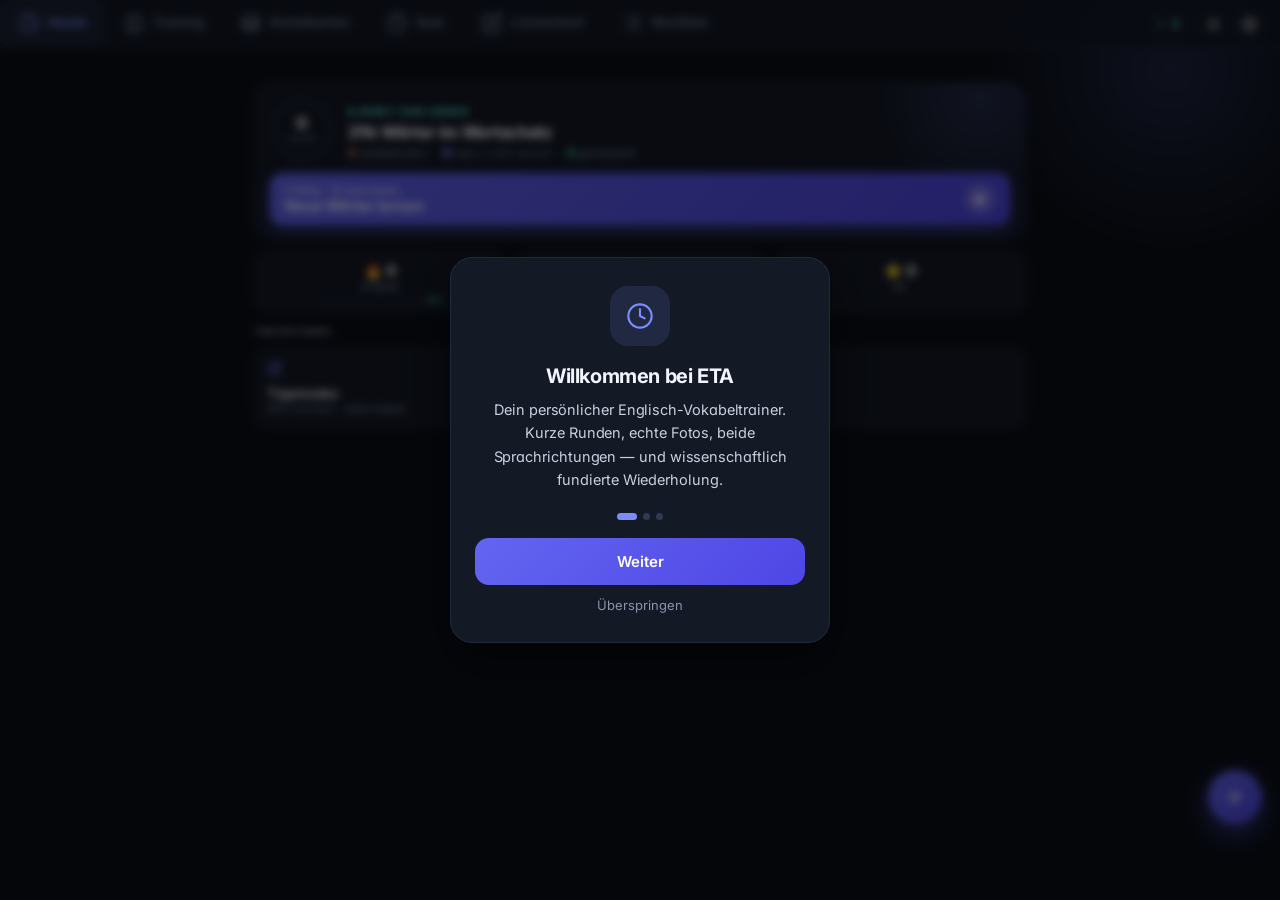
<file: index.html>
<!DOCTYPE html>
<html lang="de">
<head>
<meta charset="UTF-8">
<meta name="viewport" content="width=device-width, initial-scale=1.0">
<link rel="manifest" href="manifest.json">
<meta name="theme-color" content="#4f46e5">
<meta name="apple-mobile-web-app-capable" content="yes">
<meta name="apple-mobile-web-app-status-bar-style" content="default">
<meta name="apple-mobile-web-app-title" content="English Trainer">
<link rel="apple-touch-icon" href="icon-192.png">
<title>English Trainer 🇬🇧</title>
<link rel="preconnect" href="https://fonts.googleapis.com">
<link rel="preconnect" href="https://fonts.gstatic.com" crossorigin>
<link href="https://fonts.googleapis.com/css2?family=Inter:wght@400;500;600;700;800&display=swap" rel="stylesheet">
<link rel="stylesheet" href="styles.css">
</head>
<body>
<!-- ═══════════════════════════════════════════════════════════════
     English Trainer — Struktur:
       index.html  Markup (diese Datei, bewusst klein)
       styles.css  Design (Tokens: siehe DESIGN.md)
       words.js    Daten (WORDS / WIKI_TITLES / IMG_URLS — vom Bot gepflegt)
       app.js      Logik
     ═══════════════════════════════════════════════════════════════ -->

<!-- Kopfzeile: Titel, Streak, Theme, Einstellungen -->
<div id="eta-topbar">
  <div class="v3-title"><div class="t1" id="v3T1"></div><div class="t2" id="v3T2"></div></div>
  <div class="v3-actions">
    <button class="v3-chipbtn" id="v3Streak" onclick="openProgressSheet()" aria-label="Fortschritt anzeigen"></button>
    <button class="v3-iconbtn" id="v3Theme" onclick="toggleTheme()" aria-label="Theme wechseln"></button>
    <button class="v3-iconbtn" id="v3Set" onclick="openSettings()" aria-label="Einstellungen"></button>
  </div>
</div>

<!-- Tab-Leiste (auf dem Handy unten) -->
<nav>
  <div class="nav-tabs">
    <button class="tab active" data-mode="today" onclick="setMode('today')"><span class="tab-icon"></span><span class="tab-label">Heute</span></button>
    <button class="tab" data-mode="train" onclick="setMode('train')"><span class="tab-icon"></span><span class="tab-label">Training</span></button>
    <button class="tab" data-mode="flash" onclick="setMode('flash')"><span class="tab-icon"></span><span class="tab-label">Karteikarten</span></button>
    <button class="tab" data-mode="quiz" onclick="setMode('quiz')"><span class="tab-icon"></span><span class="tab-label">Quiz</span></button>
    <button class="tab" data-mode="fill" onclick="setMode('fill')"><span class="tab-icon"></span><span class="tab-label">Lückentext</span></button>
    <button class="tab" data-mode="list" onclick="setMode('list')"><span class="tab-icon"></span><span class="tab-label">Wortliste</span></button>
  </div>
</nav>

<main id="app"></main>

<div id="mobileNextBar">
  <button class="mnb-btn" id="mobileNextBtn" onclick="mobileNextAction()">Weiter →</button>
</div>

<!-- Wort hinzufügen (FAB + Modal → erstellt ein ETA-Issue auf GitHub) -->
<button id="fabAdd" type="button"
        aria-label="Neues Wort hinzufügen"
        title="Neues Wort → erstellt automatisch eine Karteikarte"
        onclick="openAddWord()">+</button>

<div class="modal-overlay" id="addWordModal" onclick="if(event.target===this) closeAddWord()">
  <div class="modal" role="dialog" aria-labelledby="awTitle">
    <h3 id="awTitle">Neues Wort hinzufügen</h3>
    <label for="awWord">Englisches Wort</label>
    <input id="awWord" type="text" placeholder="z. B. napkin" autocomplete="off" autocapitalize="off" spellcheck="false">
    <label for="awCat">Kategorie</label>
    <select id="awCat">
      <option value="Allgemein">Allgemein</option>
      <option value="TV">TV</option>
      <option value="Books">Books</option>
      <option value="Kitchen">Kitchen</option>
      <option value="Reisen">Reisen</option>
    </select>
    <div class="aw-status" id="awStatus"></div>
    <div class="modal-actions">
      <button type="button" class="btn btn-ghost" onclick="closeAddWord()">Abbrechen</button>
      <button type="button" class="btn btn-primary" id="awSubmit" onclick="submitAddWord()">Karte erstellen</button>
    </div>
  </div>
</div>

<!-- Sync-Einrichtungs-Modal (Gist-basierte Geräte-Synchronisation) -->
<div class="modal-overlay" id="syncModal" onclick="if(event.target===this) closeSyncModal()">
  <div class="modal" role="dialog" aria-labelledby="syncModalTitle">
    <h2 id="syncModalTitle">☁️ Geräte-Synchronisation</h2>
    <p class="modal-sub">Synchronisiere deinen Lernfortschritt zwischen Handy und Laptop über einen privaten GitHub-Gist. Einmal pro Gerät einrichten.</p>
    <div class="hint" id="syncModalHint">Erstelle einen GitHub Personal Access Token mit <code>gist</code>-Berechtigung.</div>
    <label for="syncTokenInput">GitHub Personal Access Token</label>
    <input id="syncTokenInput" class="input mono" type="password" autocomplete="off" spellcheck="false" placeholder="ghp_...">
    <label for="syncGistInput">Gist-ID <span style="color:var(--muted);font-weight:400">(nur auf dem 2. Gerät nötig)</span></label>
    <div style="display:flex;gap:6px">
      <input id="syncGistInput" class="input mono" type="text" autocomplete="off" spellcheck="false" placeholder="z.B. 7a1b8c..." style="flex:1;margin-bottom:0">
      <button type="button" class="btn btn-ghost" onclick="copyGistIdToClipboard()" title="Gist-ID kopieren" style="padding:8px 12px">📋</button>
    </div>
    <div id="syncModalMsg" class="modal-msg"></div>
    <div class="modal-actions">
      <button type="button" class="btn btn-ghost" onclick="closeSyncModal()">Abbrechen</button>
      <button type="button" class="btn btn-primary" onclick="saveSyncSettings()">Speichern &amp; verbinden</button>
    </div>
  </div>
</div>

<script src="words.js"></script>
<script src="app.js"></script>
</body>
</html>
</file>
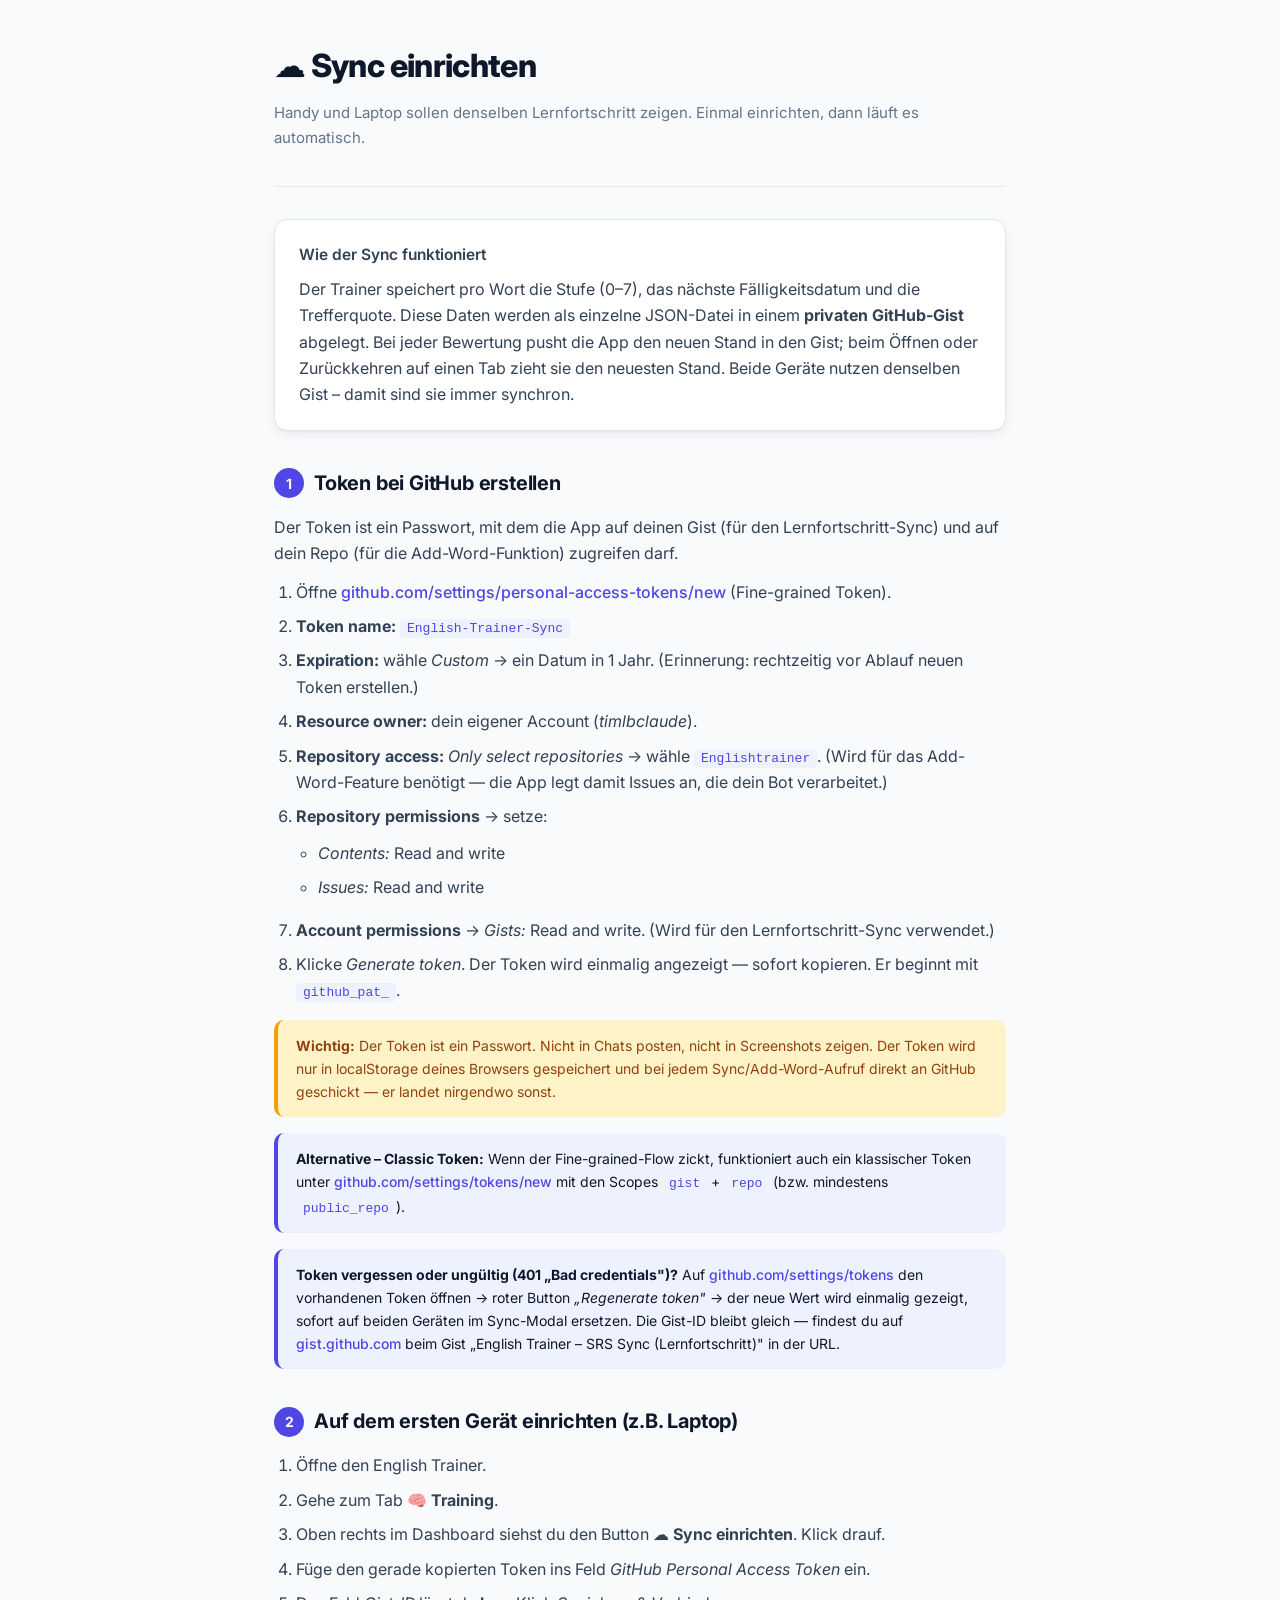
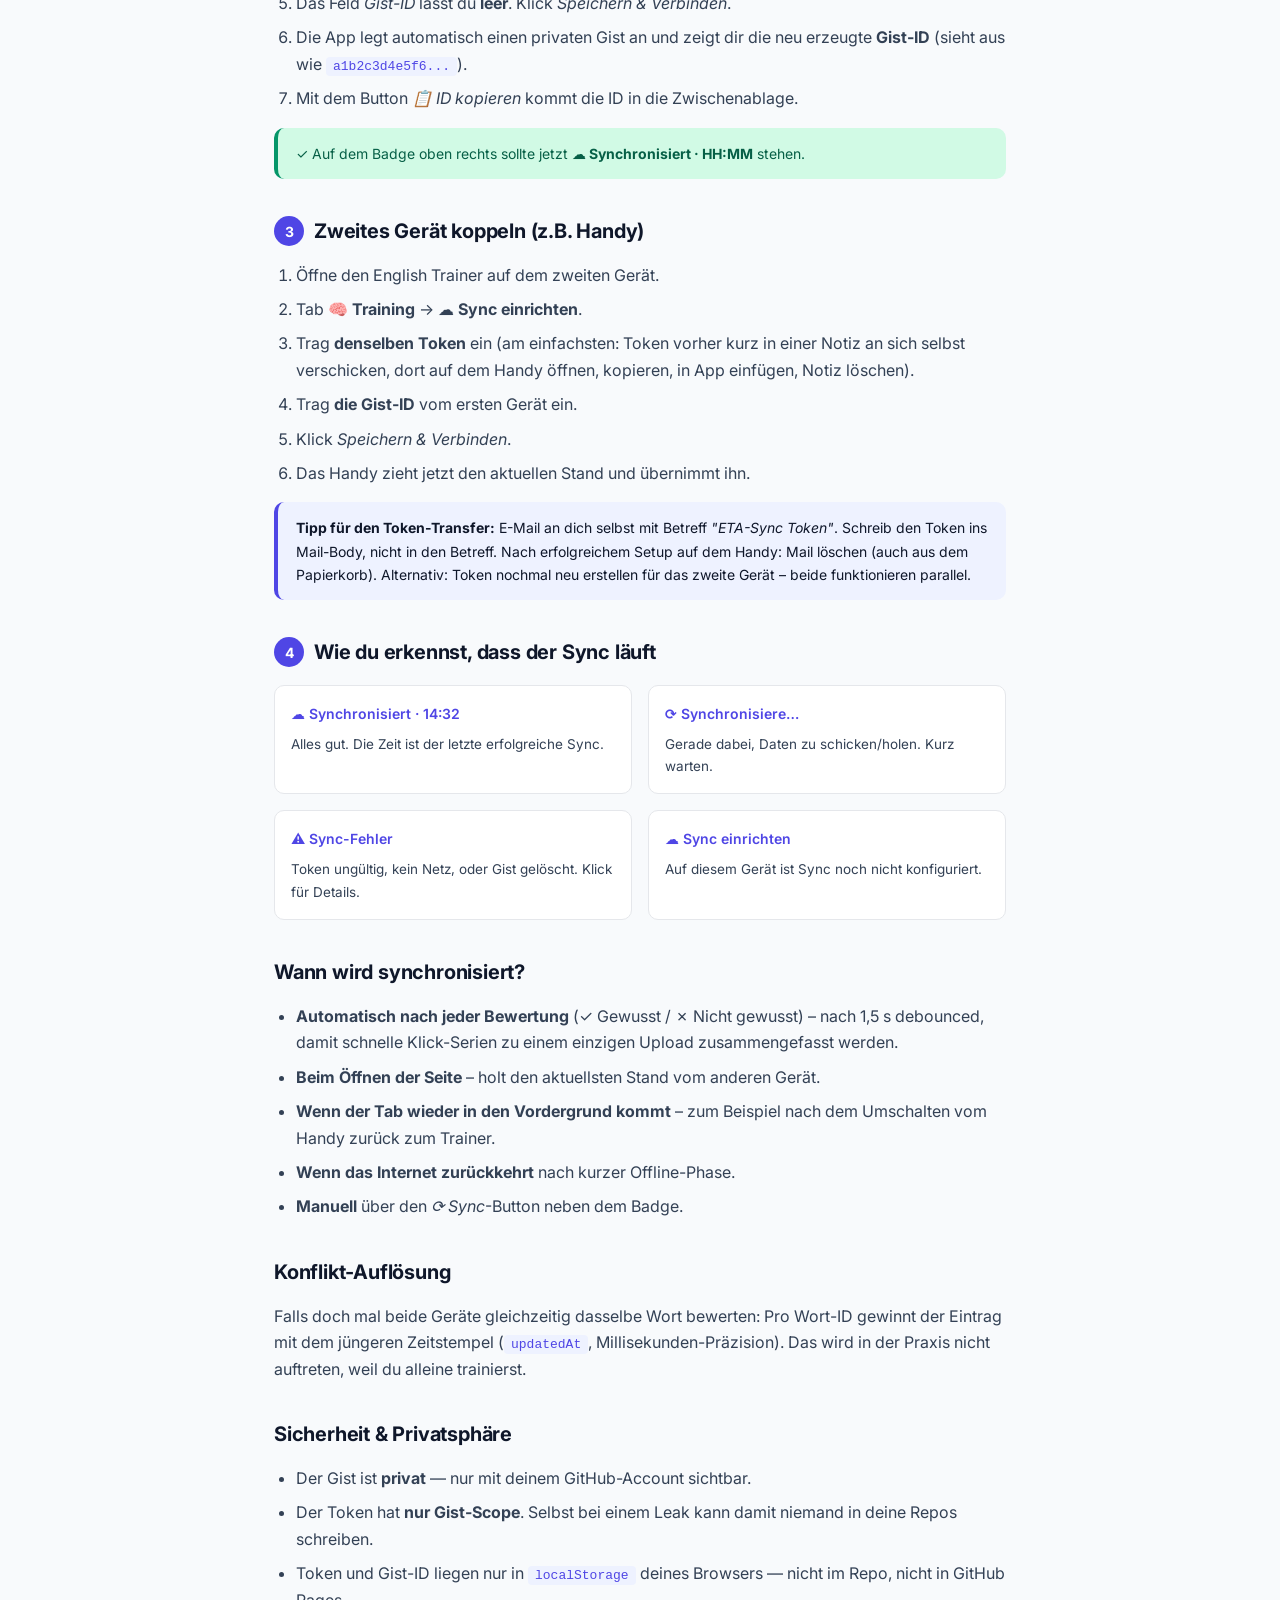
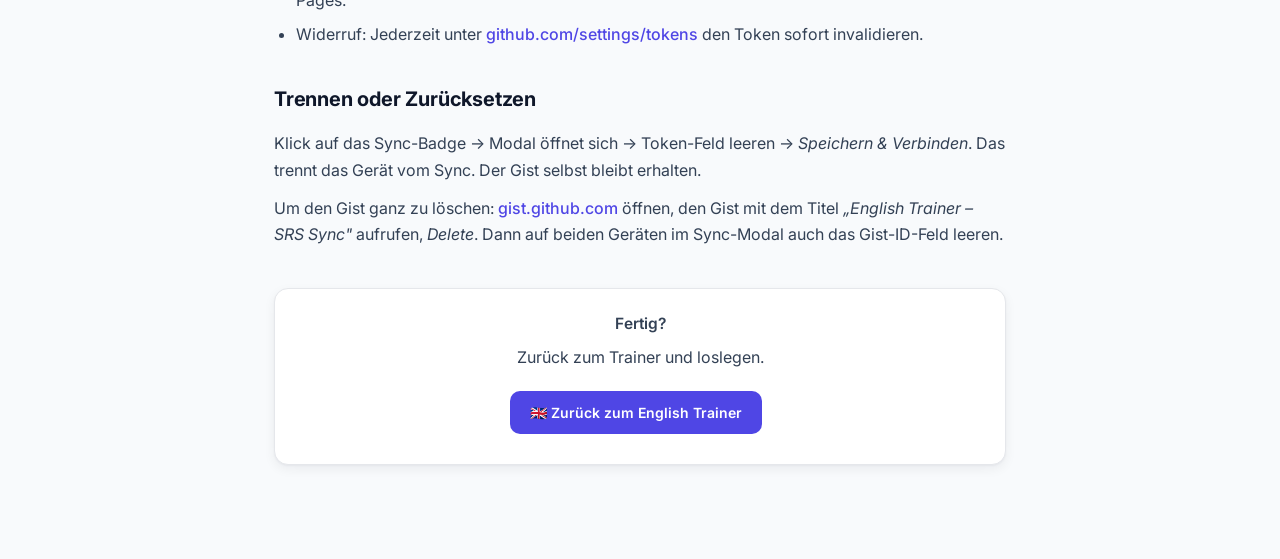
<file: sync-anleitung.html>
<!DOCTYPE html>
<html lang="de">
<head>
<meta charset="UTF-8">
<meta name="viewport" content="width=device-width, initial-scale=1.0">
<title>Sync einrichten – English Trainer</title>
<link rel="preconnect" href="https://fonts.googleapis.com">
<link rel="preconnect" href="https://fonts.gstatic.com" crossorigin>
<link href="https://fonts.googleapis.com/css2?family=Inter:wght@400;500;600;700;800&display=swap" rel="stylesheet">
<style>
:root {
  --primary:#4f46e5; --primary2:#6366f1; --primary-bg:#eef2ff;
  --ok:#059669; --ok-bg:#d1fae5; --err:#dc2626; --err-bg:#fee2e2;
  --warn:#f59e0b; --warn-bg:#fef3c7; --warn-text:#92400e;
  --bg:#f8fafc; --card:#ffffff; --text:#0f172a; --text-soft:#334155; --muted:#64748b;
  --border:#e5e7eb; --radius:14px; --radius-sm:10px; --radius-full:9999px;
  --sh:0 1px 2px rgba(15,23,42,.04),0 4px 12px rgba(15,23,42,.06);
}
*{box-sizing:border-box;margin:0;padding:0;}
body{font-family:'Inter',system-ui,-apple-system,sans-serif;background:var(--bg);color:var(--text);line-height:1.65;-webkit-font-smoothing:antialiased;}
.wrap{max-width:780px;margin:0 auto;padding:40px 24px 80px;}
header{margin-bottom:32px;padding-bottom:24px;border-bottom:1px solid var(--border);}
h1{font-size:32px;font-weight:800;letter-spacing:-.02em;margin-bottom:8px;}
.sub{color:var(--muted);font-size:15px;}
h2{font-size:20px;font-weight:700;margin:36px 0 14px;letter-spacing:-.01em;display:flex;align-items:center;gap:10px;}
.step-num{display:inline-flex;align-items:center;justify-content:center;width:30px;height:30px;border-radius:50%;background:var(--primary);color:#fff;font-size:14px;font-weight:700;flex-shrink:0;}
h3{font-size:15.5px;font-weight:600;margin:18px 0 8px;color:var(--text-soft);}
p{margin-bottom:12px;color:var(--text-soft);}
ul,ol{margin:10px 0 16px 22px;color:var(--text-soft);}
li{margin-bottom:8px;}
code{font-family:'SFMono-Regular',Consolas,Menlo,monospace;background:var(--primary-bg);color:var(--primary);padding:2px 7px;border-radius:4px;font-size:13px;}
.card{background:var(--card);border:1px solid var(--border);border-radius:var(--radius);padding:22px 24px;margin:16px 0;box-shadow:var(--sh);}
.tip{background:var(--primary-bg);border-left:4px solid var(--primary);padding:14px 18px;border-radius:var(--radius-sm);margin:16px 0;font-size:14px;}
.warn{background:var(--warn-bg);border-left:4px solid var(--warn);color:var(--warn-text);padding:14px 18px;border-radius:var(--radius-sm);margin:16px 0;font-size:14px;}
.ok{background:var(--ok-bg);border-left:4px solid var(--ok);padding:14px 18px;border-radius:var(--radius-sm);margin:16px 0;font-size:14px;color:#065f46;}
a{color:var(--primary);text-decoration:none;font-weight:500;}
a:hover{text-decoration:underline;}
.btn{display:inline-block;background:var(--primary);color:#fff;padding:10px 20px;border-radius:var(--radius-sm);font-weight:600;font-size:14px;margin:8px 8px 8px 0;border:none;cursor:pointer;}
.btn:hover{background:var(--primary2);text-decoration:none;}
kbd{font-family:'SFMono-Regular',Menlo,monospace;background:#f1f5f9;border:1px solid var(--border);border-bottom-width:2px;border-radius:4px;padding:2px 6px;font-size:12.5px;color:var(--text-soft);}
.flex-cols{display:grid;grid-template-columns:1fr 1fr;gap:16px;margin:16px 0;}
@media (max-width:640px){ .flex-cols{grid-template-columns:1fr;} }
.mini-card{background:var(--card);border:1px solid var(--border);border-radius:var(--radius-sm);padding:16px;}
.mini-card h3{margin-top:0;font-size:14px;color:var(--primary);}
</style>
</head>
<body>
<div class="wrap">

<header>
  <h1>☁️ Sync einrichten</h1>
  <p class="sub">Handy und Laptop sollen denselben Lernfortschritt zeigen. Einmal einrichten, dann läuft es automatisch.</p>
</header>

<div class="card">
  <h3 style="margin-top:0;">Wie der Sync funktioniert</h3>
  <p style="margin-bottom:0;">Der Trainer speichert pro Wort die Stufe (0–7), das nächste Fälligkeitsdatum und die Trefferquote. Diese Daten werden als einzelne JSON-Datei in einem <strong>privaten GitHub-Gist</strong> abgelegt. Bei jeder Bewertung pusht die App den neuen Stand in den Gist; beim Öffnen oder Zurückkehren auf einen Tab zieht sie den neuesten Stand. Beide Geräte nutzen denselben Gist – damit sind sie immer synchron.</p>
</div>

<h2><span class="step-num">1</span>Token bei GitHub erstellen</h2>

<p>Der Token ist ein Passwort, mit dem die App auf deinen Gist (für den Lernfortschritt-Sync) und auf dein Repo (für die Add-Word-Funktion) zugreifen darf.</p>

<ol>
  <li>Öffne <a href="https://github.com/settings/personal-access-tokens/new" target="_blank" rel="noopener">github.com/settings/personal-access-tokens/new</a> (Fine-grained Token).</li>
  <li><strong>Token name:</strong> <code>English-Trainer-Sync</code></li>
  <li><strong>Expiration:</strong> wähle <em>Custom</em> → ein Datum in 1 Jahr. (Erinnerung: rechtzeitig vor Ablauf neuen Token erstellen.)</li>
  <li><strong>Resource owner:</strong> dein eigener Account (<em>timlbclaude</em>).</li>
  <li><strong>Repository access:</strong> <em>Only select repositories</em> → wähle <code>Englishtrainer</code>. (Wird für das Add-Word-Feature benötigt — die App legt damit Issues an, die dein Bot verarbeitet.)</li>
  <li><strong>Repository permissions</strong> → setze:
    <ul>
      <li><em>Contents:</em> Read and write</li>
      <li><em>Issues:</em> Read and write</li>
    </ul>
  </li>
  <li><strong>Account permissions</strong> → <em>Gists:</em> Read and write. (Wird für den Lernfortschritt-Sync verwendet.)</li>
  <li>Klicke <em>Generate token</em>. Der Token wird einmalig angezeigt — sofort kopieren. Er beginnt mit <code>github_pat_</code>.</li>
</ol>

<div class="warn">
  <strong>Wichtig:</strong> Der Token ist ein Passwort. Nicht in Chats posten, nicht in Screenshots zeigen. Der Token wird nur in localStorage deines Browsers gespeichert und bei jedem Sync/Add-Word-Aufruf direkt an GitHub geschickt — er landet nirgendwo sonst.
</div>

<div class="tip">
  <strong>Alternative – Classic Token:</strong> Wenn der Fine-grained-Flow zickt, funktioniert auch ein klassischer Token unter <a href="https://github.com/settings/tokens/new" target="_blank" rel="noopener">github.com/settings/tokens/new</a> mit den Scopes <code>gist</code> + <code>repo</code> (bzw. mindestens <code>public_repo</code>).
</div>

<div class="tip">
  <strong>Token vergessen oder ungültig (401 „Bad credentials")?</strong> Auf <a href="https://github.com/settings/tokens" target="_blank" rel="noopener">github.com/settings/tokens</a> den vorhandenen Token öffnen → roter Button <em>„Regenerate token"</em> → der neue Wert wird einmalig gezeigt, sofort auf beiden Geräten im Sync-Modal ersetzen. Die Gist-ID bleibt gleich — findest du auf <a href="https://gist.github.com" target="_blank" rel="noopener">gist.github.com</a> beim Gist „English Trainer – SRS Sync (Lernfortschritt)" in der URL.
</div>

<h2><span class="step-num">2</span>Auf dem ersten Gerät einrichten (z.B. Laptop)</h2>

<ol>
  <li>Öffne den English Trainer.</li>
  <li>Gehe zum Tab <strong>🧠 Training</strong>.</li>
  <li>Oben rechts im Dashboard siehst du den Button <strong>☁️ Sync einrichten</strong>. Klick drauf.</li>
  <li>Füge den gerade kopierten Token ins Feld <em>GitHub Personal Access Token</em> ein.</li>
  <li>Das Feld <em>Gist-ID</em> lässt du <strong>leer</strong>. Klick <em>Speichern &amp; Verbinden</em>.</li>
  <li>Die App legt automatisch einen privaten Gist an und zeigt dir die neu erzeugte <strong>Gist-ID</strong> (sieht aus wie <code>a1b2c3d4e5f6...</code>).</li>
  <li>Mit dem Button <em>📋 ID kopieren</em> kommt die ID in die Zwischenablage.</li>
</ol>

<div class="ok">
  ✓ Auf dem Badge oben rechts sollte jetzt <strong>☁️ Synchronisiert · HH:MM</strong> stehen.
</div>

<h2><span class="step-num">3</span>Zweites Gerät koppeln (z.B. Handy)</h2>

<ol>
  <li>Öffne den English Trainer auf dem zweiten Gerät.</li>
  <li>Tab <strong>🧠 Training</strong> → <strong>☁️ Sync einrichten</strong>.</li>
  <li>Trag <strong>denselben Token</strong> ein (am einfachsten: Token vorher kurz in einer Notiz an sich selbst verschicken, dort auf dem Handy öffnen, kopieren, in App einfügen, Notiz löschen).</li>
  <li>Trag <strong>die Gist-ID</strong> vom ersten Gerät ein.</li>
  <li>Klick <em>Speichern &amp; Verbinden</em>.</li>
  <li>Das Handy zieht jetzt den aktuellen Stand und übernimmt ihn.</li>
</ol>

<div class="tip">
  <strong>Tipp für den Token-Transfer:</strong> E-Mail an dich selbst mit Betreff <em>"ETA-Sync Token"</em>. Schreib den Token ins Mail-Body, nicht in den Betreff. Nach erfolgreichem Setup auf dem Handy: Mail löschen (auch aus dem Papierkorb). Alternativ: Token nochmal neu erstellen für das zweite Gerät – beide funktionieren parallel.
</div>

<h2><span class="step-num">4</span>Wie du erkennst, dass der Sync läuft</h2>

<div class="flex-cols">
  <div class="mini-card">
    <h3>☁️ Synchronisiert · 14:32</h3>
    <p style="margin:0;font-size:13.5px;">Alles gut. Die Zeit ist der letzte erfolgreiche Sync.</p>
  </div>
  <div class="mini-card">
    <h3>⟳ Synchronisiere…</h3>
    <p style="margin:0;font-size:13.5px;">Gerade dabei, Daten zu schicken/holen. Kurz warten.</p>
  </div>
  <div class="mini-card">
    <h3>⚠️ Sync-Fehler</h3>
    <p style="margin:0;font-size:13.5px;">Token ungültig, kein Netz, oder Gist gelöscht. Klick für Details.</p>
  </div>
  <div class="mini-card">
    <h3>☁️ Sync einrichten</h3>
    <p style="margin:0;font-size:13.5px;">Auf diesem Gerät ist Sync noch nicht konfiguriert.</p>
  </div>
</div>

<h2>Wann wird synchronisiert?</h2>
<ul>
  <li><strong>Automatisch nach jeder Bewertung</strong> (✓ Gewusst / ✗ Nicht gewusst) – nach 1,5 s debounced, damit schnelle Klick-Serien zu einem einzigen Upload zusammengefasst werden.</li>
  <li><strong>Beim Öffnen der Seite</strong> – holt den aktuellsten Stand vom anderen Gerät.</li>
  <li><strong>Wenn der Tab wieder in den Vordergrund kommt</strong> – zum Beispiel nach dem Umschalten vom Handy zurück zum Trainer.</li>
  <li><strong>Wenn das Internet zurückkehrt</strong> nach kurzer Offline-Phase.</li>
  <li><strong>Manuell</strong> über den <em>⟳ Sync</em>-Button neben dem Badge.</li>
</ul>

<h2>Konflikt-Auflösung</h2>
<p>Falls doch mal beide Geräte gleichzeitig dasselbe Wort bewerten: Pro Wort-ID gewinnt der Eintrag mit dem jüngeren Zeitstempel (<code>updatedAt</code>, Millisekunden-Präzision). Das wird in der Praxis nicht auftreten, weil du alleine trainierst.</p>

<h2>Sicherheit &amp; Privatsphäre</h2>
<ul>
  <li>Der Gist ist <strong>privat</strong> — nur mit deinem GitHub-Account sichtbar.</li>
  <li>Der Token hat <strong>nur Gist-Scope</strong>. Selbst bei einem Leak kann damit niemand in deine Repos schreiben.</li>
  <li>Token und Gist-ID liegen nur in <code>localStorage</code> deines Browsers — nicht im Repo, nicht in GitHub Pages.</li>
  <li>Widerruf: Jederzeit unter <a href="https://github.com/settings/tokens" target="_blank" rel="noopener">github.com/settings/tokens</a> den Token sofort invalidieren.</li>
</ul>

<h2>Trennen oder Zurücksetzen</h2>
<p>Klick auf das Sync-Badge → Modal öffnet sich → Token-Feld leeren → <em>Speichern &amp; Verbinden</em>. Das trennt das Gerät vom Sync. Der Gist selbst bleibt erhalten.</p>

<p>Um den Gist ganz zu löschen: <a href="https://gist.github.com" target="_blank" rel="noopener">gist.github.com</a> öffnen, den Gist mit dem Titel <em>„English Trainer – SRS Sync"</em> aufrufen, <em>Delete</em>. Dann auf beiden Geräten im Sync-Modal auch das Gist-ID-Feld leeren.</p>

<div class="card" style="margin-top:40px;text-align:center;">
  <h3 style="margin-top:0;">Fertig?</h3>
  <p>Zurück zum Trainer und loslegen.</p>
  <a href="index.html" class="btn">🇬🇧 Zurück zum English Trainer</a>
</div>

</div>
</body>
</html>
</file>
<file: styles.css>
/* ═══════════════════════════════════════════════════════════════
   styles.css — DESIGN des English Trainers
   ═══════════════════════════════════════════════════════════════
   Alle Farben, Radien, Schatten und Verläufe kommen aus den
   Design-Tokens in :root (hell) und body.dark (dunkel).
   Dokumentation: DESIGN.md — neue Styles nutzen NUR var(--token).
   ═══════════════════════════════════════════════════════════════ */


/* ╔═══ GRUNDGERÜST: Tokens, Layout, Karten, Quiz, Lückentext, Wortliste ═══╗ */
/* ─────────────────────────────────────────────
   Theme variables (Notion / Linear-Stil)
   ─────────────────────────────────────────────*/
:root {
  --primary: #4f46e5;
  --primary2: #6366f1;
  --primary-soft: #818cf8;
  --primary-bg: #eef2ff;
  --ok: #059669;
  --ok-bg: #d1fae5;
  --ok-text: #065f46;
  --err: #dc2626;
  --err-bg: #fee2e2;
  --err-text: #991b1b;
  --warn: #f59e0b;
  --warn-bg: #fef3c7;
  --warn-text: #92400e;
  --bg: #f8fafc;
  --card: #ffffff;
  --card-hover: #fafbff;
  --text: #0f172a;
  --text-soft: #334155;
  --muted: #64748b;
  --border: #e5e7eb;
  --border-strong: #cbd5e1;
  --header-bg: rgba(255,255,255,.85);
  --nav-bg: rgba(255,255,255,.9);
  --sh-sm: 0 1px 2px rgba(15,23,42,.04), 0 1px 3px rgba(15,23,42,.05);
  --sh: 0 1px 2px rgba(15,23,42,.04), 0 4px 12px rgba(15,23,42,.06);
  --sh-lg: 0 10px 30px rgba(15,23,42,.10), 0 4px 10px rgba(15,23,42,.04);
  --radius: 14px;
  --radius-sm: 10px;
  --radius-lg: 18px;
  --radius-full: 9999px;
  --nav-solid: #ffffff;
  --grad-primary: linear-gradient(135deg, var(--primary2), var(--primary));
}
body.dark {
  --primary:        #7C8CFF;
  --primary2:       #5965F0;
  --primary-soft:   #5EE3D6;
  --primary-bg:     color-mix(in srgb, var(--primary) 13%, transparent);
  --ok:             #42E3A4;
  --ok-bg:          color-mix(in srgb, var(--ok) 13%, transparent);
  --ok-text:        #B6F3D8;
  --err:            #FF8A6B;
  --err-bg:         color-mix(in srgb, var(--err) 13%, transparent);
  --err-text:       #FFCEC0;
  --warn:           #FBBF24;
  --warn-bg:        color-mix(in srgb, var(--warn) 13%, transparent);
  --warn-text:      #FDE68A;
  --bg:             #0B0F17;
  --card:           #141926;
  --card-hover:     #1B2233;
  --border:         #222B3E;
  --border-strong:  #2E3956;
  --text:           #F1F4FB;
  --text-soft:      #C9D0E0;
  --muted:          #8A93AC;
  --header-bg:      rgba(20,25,38,0.85);
  --nav-bg:         rgba(20,25,38,0.92);
  --nav-solid:      #10151F;
  --sh-sm:          0 1px 2px rgba(0,0,0,0.4);
  --sh:             0 4px 14px rgba(0,0,0,0.35);
  --sh-lg:          0 16px 40px rgba(0,0,0,0.55);
  color-scheme: dark;
}

*{box-sizing:border-box;margin:0;padding:0;}
html,body{min-height:100vh;}
body{font-family:'Inter','Segoe UI',system-ui,-apple-system,sans-serif;background:var(--bg);color:var(--text);-webkit-font-smoothing:antialiased;-moz-osx-font-smoothing:grayscale;transition:background-color .3s ease, color .3s ease;font-feature-settings:'cv02','cv03','cv04','cv11';}


/* ── Tabs ── */
nav{background:var(--nav-bg);backdrop-filter:saturate(180%) blur(10px);-webkit-backdrop-filter:saturate(180%) blur(10px);display:flex;align-items:center;border-bottom:1px solid var(--border);position:sticky;top:0;z-index:10;}.nav-tabs{display:flex;flex:1;overflow-x:auto;min-width:0;}
.tab{padding:12px 18px;border:none;background:none;cursor:pointer;font-family:inherit;font-size:13.5px;font-weight:500;color:var(--muted);white-space:nowrap;border-bottom:2px solid transparent;margin-bottom:-1px;transition:color .18s ease, border-color .18s ease, background .18s ease;}
.tab:hover{color:var(--text);background:var(--primary-bg);}
.tab.active{color:var(--primary);border-bottom-color:var(--primary);font-weight:600;}

/* ── Main ── */
main{padding:28px 24px 60px;max-width:820px;margin:0 auto;}


/* ── Flashcard ── */
.scene{perspective:1400px;height:460px;margin-bottom:14px;}
.flashcard{width:100%;height:100%;position:relative;transform-style:preserve-3d;transition:transform .65s cubic-bezier(.4,0,.2,1);cursor:pointer;}
.flashcard.flipped{transform:rotateY(180deg);}
.face{position:absolute;inset:0;backface-visibility:hidden;-webkit-backface-visibility:hidden;border-radius:var(--radius-lg);background:var(--card);box-shadow:var(--sh-lg);border:1px solid var(--border);display:flex;flex-direction:column;align-items:center;justify-content:center;padding:20px 16px;overflow:hidden;}
.face-back{transform:rotateY(180deg);align-items:flex-start;justify-content:flex-start;overflow-y:auto;-webkit-overflow-scrolling:touch;}.face.face-back{overflow:hidden auto;}

.fc-image{width:100%;max-height:220px;object-fit:cover;border-radius:var(--radius-sm);margin-bottom:18px;box-shadow:var(--sh-sm);}
.fc-img-placeholder{width:84px;height:84px;border-radius:50%;display:flex;align-items:center;justify-content:center;font-size:36px;margin-bottom:18px;background:var(--primary-bg);color:var(--primary);}
.fc-word{font-size:34px;font-weight:800;color:var(--text);text-align:center;line-height:1.15;margin-bottom:8px;letter-spacing:-.02em;}
.fc-pronunciation{font-size:15px;color:var(--muted);margin-bottom:14px;font-family:'Inter',sans-serif;letter-spacing:.01em;}.speak-btn{background:none;border:1px solid var(--border);border-radius:20px;cursor:pointer;font-size:17px;padding:4px 10px;transition:background .15s,transform .1s;color:var(--text);display:inline-flex;align-items:center;line-height:1;flex-shrink:0;}.speak-btn:hover{background:var(--hover);}.speak-btn:active{transform:scale(.93);}.speak-row{display:flex;align-items:center;justify-content:center;gap:8px;}.quiz-speak-row{display:flex;align-items:center;justify-content:center;gap:8px;margin-top:6px;}.quiz-pron{font-size:13px;color:var(--muted);}
.fc-badges{display:flex;gap:8px;flex-wrap:wrap;justify-content:center;margin-bottom:14px;}
.fc-hint{font-size:12px;color:var(--muted);opacity:.7;position:absolute;bottom:18px;letter-spacing:.02em;}

.back-translation{font-size:24px;font-weight:700;color:var(--text);margin-bottom:14px;letter-spacing:-.01em;}
.back-def{font-size:14px;line-height:1.65;color:var(--text-soft);margin-bottom:16px;border-left:3px solid var(--primary);padding-left:12px;}
.back-ex{font-size:13px;color:var(--text-soft);line-height:1.6;background:var(--primary-bg);border-radius:var(--radius-sm);padding:10px 14px;margin-bottom:8px;}
.back-ex strong{color:var(--primary);font-size:11px;display:block;margin-bottom:4px;letter-spacing:.04em;font-weight:600;}
.fc-front-example{font-size:13px;color:var(--text-soft);font-style:italic;line-height:1.6;background:var(--primary-bg);border-radius:var(--radius-sm);padding:10px 14px;text-align:center;margin-top:10px;width:100%;}
.back-translation-small{font-size:13px;color:var(--muted);margin-top:14px;padding-top:12px;border-top:1px solid var(--border);}
.back-section-label{font-size:11px;font-weight:600;text-transform:uppercase;letter-spacing:.06em;color:var(--muted);margin-bottom:6px;}

.fc-actions{display:flex;gap:12px;justify-content:center;margin-top:4px;}
@media(max-width:540px){
  .fc-actions{position:fixed;bottom:0;left:0;right:0;margin:0;padding:10px 12px;padding-bottom:max(10px,env(safe-area-inset-bottom));background:var(--card);border-top:1px solid var(--border);z-index:54;gap:8px;}
  .fc-actions .btn{flex:1;padding:14px 10px;font-size:15px;}
}

/* ── Quiz ── */
.quiz-question{background:var(--card);border-radius:var(--radius);padding:28px;box-shadow:var(--sh);border:1px solid var(--border);margin-bottom:18px;text-align:center;}
.quiz-word{font-size:32px;font-weight:800;color:var(--text);margin-bottom:8px;letter-spacing:-.02em;}
.quiz-sub{font-size:13px;color:var(--muted);letter-spacing:.02em;text-transform:uppercase;font-weight:500;}
.quiz-choices{display:grid;grid-template-columns:1fr 1fr;gap:10px;margin-bottom:16px;}
.choice{padding:14px 16px;background:var(--card);border:1.5px solid var(--border);border-radius:var(--radius-sm);cursor:pointer;font-family:inherit;font-size:14px;font-weight:500;transition:all .18s ease;text-align:left;color:var(--text);display:-webkit-box;-webkit-line-clamp:2;-webkit-box-orient:vertical;overflow:hidden;}
.choice:hover:not(:disabled){border-color:var(--primary);background:var(--primary-bg);transform:translateY(-1px);box-shadow:var(--sh-sm);}
.choice.correct{border-color:var(--ok);background:var(--ok-bg);color:var(--ok-text);animation:pulseOk .6s ease;}
.choice.wrong{border-color:var(--err);background:var(--err-bg);color:var(--err-text);}
.choice:disabled{cursor:default;}
@keyframes pulseOk{0%{box-shadow:0 0 0 0 color-mix(in srgb,var(--ok) 45%,transparent);}70%{box-shadow:0 0 0 12px transparent;}100%{box-shadow:0 0 0 0 transparent;}}
.quiz-feedback{text-align:center;font-size:14px;font-weight:600;padding:12px;border-radius:var(--radius-sm);margin-bottom:12px;}
.quiz-feedback.ok{background:var(--ok-bg);color:var(--ok-text);}
.quiz-feedback.err{background:var(--err-bg);color:var(--err-text);}

/* ── Fill-in-the-blank ── */
.fill-card{background:var(--card);border-radius:var(--radius);padding:28px;box-shadow:var(--sh);border:1px solid var(--border);margin-bottom:18px;}
.fill-label{font-size:11px;font-weight:600;text-transform:uppercase;letter-spacing:.06em;color:var(--muted);margin-bottom:14px;}
.fill-sentence{font-size:19px;line-height:1.8;color:var(--text);margin-bottom:20px;}
.blank{display:inline-block;min-width:120px;border-bottom:2.5px solid var(--primary);color:var(--primary);font-weight:700;padding:0 4px;}
.fill-input-row{display:flex;gap:10px;align-items:center;}
.fill-input{flex:1;padding:12px 16px;border:1.5px solid var(--border);border-radius:var(--radius-sm);font-family:inherit;font-size:15px;outline:none;background:var(--card);color:var(--text);transition:border-color .18s ease, box-shadow .18s ease, background .18s ease;}
.fill-input:focus{border-color:var(--primary);box-shadow:0 0 0 3px color-mix(in srgb,var(--primary) 20%,transparent);}
.fill-input.ok{border-color:var(--ok);background:var(--ok-bg);color:var(--ok-text);}
.fill-input.err{border-color:var(--err);background:var(--err-bg);color:var(--err-text);}
.fill-input.live-ok{border-color:var(--ok);box-shadow:0 0 0 3px color-mix(in srgb,var(--ok) 18%,transparent);}
.fill-result{margin-top:14px;padding:12px 16px;border-radius:var(--radius-sm);font-size:14px;line-height:1.6;}
.fill-result.ok{background:var(--ok-bg);color:var(--ok-text);}
.fill-result.err{background:var(--err-bg);color:var(--err-text);}

/* ── Word List ── */
.list-header{display:flex;justify-content:space-between;align-items:baseline;gap:12px;flex-wrap:wrap;margin-bottom:14px;}
.list-header h2{font-size:16px;font-weight:700;color:var(--text);letter-spacing:-.01em;}
.search-bar{position:relative;margin-bottom:14px;}
.search-bar input{width:100%;padding:11px 14px 11px 38px;border:1.5px solid var(--border);border-radius:var(--radius-sm);font-family:inherit;font-size:14px;outline:none;background:var(--card);color:var(--text);transition:border-color .18s ease, box-shadow .18s ease;}
.search-bar input:focus{border-color:var(--primary);box-shadow:0 0 0 3px color-mix(in srgb,var(--primary) 18%,transparent);}
.eta-search-icon{position:absolute;left:12px;top:50%;transform:translateY(-50%);color:var(--muted);pointer-events:none;display:inline-flex;}
.search-clear{position:absolute;right:10px;top:50%;transform:translateY(-50%);border:none;background:transparent;cursor:pointer;color:var(--muted);font-size:16px;padding:4px;line-height:1;border-radius:var(--radius-full);display:none;}
.search-clear:hover{color:var(--text);background:var(--border);}
.search-bar.has-value .search-clear{display:inline-block;}
.list-filters{display:flex;gap:6px;flex-wrap:wrap;margin-bottom:14px;}
.filter-btn{padding:5px 12px;border-radius:var(--radius-full);border:1px solid var(--border);background:var(--card);cursor:pointer;font-family:inherit;font-size:12.5px;font-weight:500;color:var(--muted);transition:all .18s ease;display:inline-flex;align-items:center;gap:4px;}
.filter-btn:hover{border-color:var(--primary);color:var(--text);background:var(--primary-bg);}
.filter-btn.active{border-color:var(--primary);color:var(--primary);background:var(--primary-bg);font-weight:600;}
.word-grid{display:grid;grid-template-columns:1fr;gap:10px;}
.word-card{background:var(--card);border-radius:var(--radius);padding:14px 16px;border:1px solid var(--border);cursor:pointer;transition:transform .15s ease, box-shadow .15s ease, border-color .15s ease;}
.word-card:hover{transform:translateY(-1px);box-shadow:var(--sh);border-color:var(--border-strong);}
.wc-top{display:flex;align-items:center;gap:12px;}
.wc-thumb{width:52px;height:52px;border-radius:var(--radius-sm);object-fit:cover;flex-shrink:0;box-shadow:var(--sh-sm);}
.wc-thumb-fallback{width:52px;height:52px;border-radius:var(--radius-sm);background:var(--primary-bg);color:var(--primary);display:flex;align-items:center;justify-content:center;font-size:22px;flex-shrink:0;}
.wc-body{flex:1;min-width:0;}
.wc-title-row{display:flex;align-items:center;gap:8px;flex-wrap:wrap;}
.wc-word{font-size:16px;font-weight:700;color:var(--text);letter-spacing:-.01em;}
.wc-pron{font-size:12.5px;color:var(--muted);}
.wc-translation{font-size:13.5px;color:var(--text-soft);margin-top:3px;}
.wc-meta{display:flex;gap:5px;align-items:center;flex-wrap:wrap;margin-left:auto;}
.wc-chev{color:var(--muted);font-size:14px;transition:transform .2s ease;margin-left:4px;}
.word-card.open .wc-chev{transform:rotate(180deg);}
.wc-detail{margin-top:14px;border-top:1px solid var(--border);padding-top:12px;display:none;}
.wc-detail.open{display:block;}
.wc-detail p{font-size:13px;line-height:1.65;color:var(--text-soft);margin-bottom:8px;}
.wc-detail-img{width:100%;max-height:180px;object-fit:cover;border-radius:var(--radius-sm);margin-bottom:10px;box-shadow:var(--sh-sm);}
.wc-ex{background:var(--primary-bg);border-radius:var(--radius-sm);padding:8px 12px;font-size:13px;line-height:1.55;margin-bottom:6px;color:var(--text-soft);}

/* ── Empty / summary ── */
.summary-card{background:var(--card);border:1px solid var(--border);border-radius:var(--radius-lg);padding:44px 36px;box-shadow:var(--sh);text-align:center;}
.summary-emoji{font-size:54px;margin-bottom:14px;}
.summary-card h2{font-size:22px;font-weight:700;color:var(--text);margin-bottom:6px;letter-spacing:-.01em;}
.summary-card p{color:var(--muted);font-size:14.5px;margin-bottom:22px;}
.summary-stats{display:flex;gap:28px;justify-content:center;margin-bottom:24px;}
.ss{text-align:center;}
.ss-num{font-size:38px;font-weight:800;letter-spacing:-.02em;}
.ss-ok .ss-num{color:var(--ok);}
.ss-err .ss-num{color:var(--err);}
.ss-label{font-size:12px;color:var(--muted);letter-spacing:.04em;text-transform:uppercase;font-weight:500;}

/* ── Badges ── */
.badge{display:inline-flex;align-items:center;padding:2px 9px;border-radius:var(--radius-full);font-size:11px;font-weight:600;line-height:1.5;letter-spacing:.01em;border:1px solid transparent;}
.badge-A1,.badge-A2{background:var(--ok-bg);color:var(--ok-text);}
.badge-B1,.badge-B2{background:var(--warn-bg);color:var(--warn-text);}
.badge-C1,.badge-C2{background:var(--err-bg);color:var(--err-text);}
.badge-type{background:var(--primary-bg);color:var(--primary);}
.badge-cat-TV{background:#FEF3C7;color:#92400E;}
.badge-cat-Books{background:#EDE9FE;color:#5B21B6;}
.badge-cat-Kitchen{background:#D1FAE5;color:#065F46;}
.badge-cat-Reisen{background:#CFFAFE;color:#155E75;}
.badge-cat-none{background:var(--border);color:var(--muted);}
body.dark .badge-cat-TV{background:rgba(252,211,77,.18);color:#fde68a;}
body.dark .badge-cat-Books{background:rgba(167,139,250,.18);color:#ddd6fe;}
body.dark .badge-cat-Kitchen{background:rgba(52,211,153,.18);color:#a7f3d0;}
body.dark .badge-cat-Reisen{background:rgba(34,211,238,.18);color:#a5f3fc;}
.filter-group-label{font-size:11px;font-weight:600;text-transform:uppercase;letter-spacing:.06em;color:var(--muted);margin-bottom:6px;margin-top:10px;}

/* ── Buttons ── */
.btn{padding:10px 18px;border:1px solid transparent;border-radius:var(--radius-sm);cursor:pointer;font-family:inherit;font-size:13.5px;font-weight:600;transition:transform .15s ease, box-shadow .15s ease, background .15s ease, color .15s ease, border-color .15s ease;display:inline-flex;align-items:center;gap:7px;letter-spacing:.01em;}
.btn:hover{transform:translateY(-1px);box-shadow:var(--sh-sm);}
.btn:active{transform:translateY(0);}
.btn-primary{background:var(--primary);color:#fff;}
.btn-primary:hover{background:var(--primary2);}
.btn-ok{background:var(--ok);color:#fff;}
.btn-ok:hover{filter:brightness(1.05);}
.btn-err{background:var(--err);color:#fff;}
.btn-err:hover{filter:brightness(1.05);}
.btn-outline{border-color:var(--primary);color:var(--primary);background:transparent;}
.btn-outline:hover{background:var(--primary-bg);}
.btn-ghost{background:var(--card);color:var(--text);border-color:var(--border);}
.btn-ghost:hover{background:var(--card-hover);border-color:var(--border-strong);}
.btn-sm{padding:7px 14px;font-size:12.5px;}

/* ── Nav buttons row ── */
.nav-row{display:flex;justify-content:center;align-items:center;gap:14px;margin-top:6px;}
.nav-pos{font-size:13px;color:var(--muted);font-weight:500;}

/* ── Responsive ── */
@media(min-width:768px){
  .quiz-choices{grid-template-columns:1fr 1fr;}
  .word-grid{grid-template-columns:1fr 1fr;}
}
@media(max-width:540px){
  .quiz-choices{grid-template-columns:1fr;}
  .fc-word{font-size:22px;}
  main{padding:10px 12px 130px;}
  .scene{height:320px;}
  .quiz-question{padding:16px 14px;margin-bottom:8px;}
  .face{padding:12px 10px;}
  .quiz-word{font-size:26px;}
  .quiz-sub{font-size:11px;margin-bottom:4px;}
  .fc-front-example{font-size:12px;padding:8px 10px;margin-top:8px;}
  .choice{padding:10px 12px;font-size:13px;min-height:42px;}
  .quiz-choices{gap:6px;margin-bottom:8px;}
  .quiz-feedback{font-size:13px;padding:10px;}
  .fill-card{padding:12px 12px;margin-bottom:8px;}
  .fill-sentence{font-size:17px;}
  .fill-label{font-size:10px;margin-bottom:10px;}
  .nav-row{display:none;}
  .tab .tab-label{display:none;}
  .tab{padding:8px 9px;font-size:14px;}
  .round-result{padding:16px 14px 80px;}
  .round-score-circle{width:100px;height:100px;}
  .round-score-num{font-size:28px;}
}


/* ── Flash-Modus Runden-Picker ── */
.flash-picker{background:var(--card);border:1px solid var(--border);border-radius:var(--radius-lg);padding:20px 16px;box-shadow:var(--sh);text-align:center;max-width:420px;margin:0 auto;}
.flash-picker-emoji{font-size:52px;margin-bottom:12px;line-height:1;}
.flash-picker h2{font-size:20px;font-weight:800;letter-spacing:-.02em;margin-bottom:6px;color:var(--text);}
.flash-picker p{color:var(--muted);font-size:14px;margin-bottom:22px;line-height:1.5;}
.flash-picker-grid{display:grid;grid-template-columns:1fr 1fr;gap:10px;margin-bottom:10px;}
.fp-btn{padding:18px 10px;background:var(--card);border:1.5px solid var(--border);border-radius:var(--radius-sm);cursor:pointer;font-family:inherit;font-size:15px;font-weight:700;color:var(--text);transition:all .18s ease;line-height:1.2;}
.fp-btn small{display:block;font-size:11px;font-weight:400;color:var(--muted);margin-top:3px;}
.fp-btn:hover{border-color:var(--primary);background:var(--primary-bg);color:var(--primary);}
.fp-btn:hover small{color:var(--primary);}
.fp-btn.fp-featured{border-color:var(--primary);background:var(--primary-bg);color:var(--primary);}
.cat-chip-row{display:flex;flex-wrap:wrap;gap:6px;justify-content:center;margin:0 auto 14px;max-width:560px;}
.cat-chip{padding:5px 11px;border:1px solid var(--border);border-radius:var(--radius-full);background:var(--card);color:var(--text-soft);font-family:inherit;font-size:12px;font-weight:600;cursor:pointer;display:inline-flex;align-items:center;gap:5px;transition:all .15s ease;}
.cat-chip:hover{border-color:var(--primary);color:var(--primary);}
.cat-chip.active{background:var(--primary);border-color:var(--primary);color:#fff;}
.cat-chip-n{font-size:10px;opacity:.7;font-weight:700;}
.cat-chip.active .cat-chip-n{opacity:.9;}
.speak-sm{width:22px;height:22px;min-width:22px;font-size:11px;padding:0;margin-right:6px;vertical-align:middle;}
.fp-btn.fp-featured small{color:var(--primary-soft);}
.fp-btn-all{width:100%;padding:12px;background:transparent;border:1px dashed var(--border-strong);border-radius:var(--radius-sm);cursor:pointer;font-family:inherit;font-size:13.5px;font-weight:500;color:var(--muted);transition:all .18s ease;}
.fp-btn-all:hover{color:var(--text);border-color:var(--primary);}

/* ── Quiz-Bild-Header ── */
.quiz-img-wrap{width:100%;height:200px;background:var(--primary-bg);display:flex;align-items:center;justify-content:center;padding:10px;border-radius:var(--radius) var(--radius) 0 0;}
.quiz-img-hd{max-width:100%;max-height:180px;object-fit:contain;border-radius:8px;display:block;}
.quiz-img-ph{width:100%;height:180px;display:flex;align-items:center;justify-content:center;font-size:64px;}
@media(max-width:540px){
  .quiz-img-wrap{height:130px;}
  .quiz-img-hd{max-height:110px;}
  .quiz-img-ph{height:110px;font-size:40px;}
}

.quiz-example{font-size:12px;color:var(--muted);font-style:italic;margin-top:8px;padding:6px 10px;background:var(--bg);border-radius:var(--radius-sm);text-align:left;line-height:1.55;border-left:2px solid var(--border);}
.quiz-example .ex-blank{font-weight:700;color:var(--primary);font-style:normal;background:var(--primary-bg);padding:1px 4px;border-radius:3px;}
@media(max-width:540px){.quiz-example{font-size:11px;margin-top:6px;padding:5px 8px;}}
/* ── Auto-Advance Timer-Bar (korrekte Antwort) ── */
.auto-adv-bar{height:3px;background:var(--border);border-radius:var(--radius-full);overflow:hidden;margin-top:8px;}
.auto-adv-fill{height:100%;background:var(--ok);border-radius:var(--radius-full);animation:autoFill 1.5s linear forwards;}
@keyframes autoFill{from{width:0%}to{width:100%}}

/* ── Sticky Mobile Action Bar (Weiter / Überspringen) ── */
#mobileNextBar{
  display:none;
  position:fixed;
  bottom:0;left:0;right:0;
  background:var(--card);
  border-top:1px solid var(--border);
  padding:10px 16px;
  padding-bottom:max(10px,env(safe-area-inset-bottom));
  z-index:60;
  box-shadow:0 -4px 20px rgba(15,23,42,.14);
  animation:slideUp .22s cubic-bezier(.4,0,.2,1);
}
@keyframes slideUp{from{transform:translateY(100%);}to{transform:translateY(0);}}
#mobileNextBar .mnb-btn{
  display:block;width:100%;padding:15px;
  background:var(--primary);color:#fff;border:none;
  border-radius:var(--radius-sm);font-family:inherit;
  font-size:16px;font-weight:700;cursor:pointer;
  letter-spacing:.01em;transition:filter .15s;
}
#mobileNextBar .mnb-btn:active{filter:brightness(.92);}
@media(min-width:541px){#mobileNextBar{display:none !important;}}

/* ── Subtle focus ring for accessibility ── */
:focus-visible{outline:2px solid var(--primary);outline-offset:2px;border-radius:var(--radius-sm);}

/* ═══════════════════════════════════════════════
   🧠 SRS (Spaced Repetition) – Dashboard, Level-Badges, Training-Buttons
   ═══════════════════════════════════════════════ */
@media (max-width:640px){
}

.srs-actions{display:flex;gap:10px;justify-content:center;flex-wrap:wrap;margin-top:14px;}
.srs-actions .btn{min-width:150px;}
.btn-srs-ok{background:var(--ok);color:#fff;border:1px solid var(--ok);}
.btn-srs-ok:hover{filter:brightness(.95);}
.btn-srs-err{background:var(--err);color:#fff;border:1px solid var(--err);}
.btn-srs-err:hover{filter:brightness(.95);}

.srs-empty{background:var(--card);border:1px solid var(--border);border-radius:var(--radius-lg);padding:48px 28px;text-align:center;box-shadow:var(--sh);}
.srs-empty-emoji{font-size:54px;margin-bottom:14px;}
.srs-empty h2{font-size:22px;font-weight:700;margin-bottom:6px;}
.srs-empty p{color:var(--muted);font-size:14.5px;margin-bottom:22px;}

/* Level-Badges */
.level-badge{display:inline-flex;align-items:center;gap:4px;padding:2px 8px;border-radius:var(--radius-full);font-size:11px;font-weight:600;letter-spacing:.02em;border:1px solid transparent;}
.lvl-0{background:var(--warn-bg);color:var(--warn-text);border-color:rgba(245,158,11,.3);}
.lvl-1,.lvl-2{background:#dbeafe;color:#1e40af;border-color:rgba(37,99,235,.25);}
body.dark .lvl-1,body.dark .lvl-2{background:rgba(59,130,246,.15);color:#93c5fd;border-color:rgba(59,130,246,.35);}
.lvl-3,.lvl-4{background:#e0e7ff;color:#3730a3;border-color:rgba(79,70,229,.25);}
body.dark .lvl-3,body.dark .lvl-4{background:rgba(129,140,248,.15);color:#c7d2fe;border-color:rgba(129,140,248,.35);}
.lvl-5,.lvl-6{background:#f3e8ff;color:#6b21a8;border-color:rgba(147,51,234,.25);}
body.dark .lvl-5,body.dark .lvl-6{background:rgba(168,85,247,.15);color:#e9d5ff;border-color:rgba(168,85,247,.35);}
.lvl-7{background:var(--ok-bg);color:var(--ok-text);border-color:rgba(5,150,105,.3);}
.due-pill{display:inline-block;background:var(--primary-bg);color:var(--primary);font-size:10px;font-weight:700;padding:1px 7px;border-radius:var(--radius-full);letter-spacing:.04em;text-transform:uppercase;margin-left:6px;}

.srs-settings-row{display:flex;justify-content:flex-end;margin-top:18px;}
.srs-reset-btn{background:transparent;color:var(--muted);border:1px dashed var(--border-strong);padding:6px 12px;border-radius:var(--radius-sm);font-size:12px;font-weight:500;cursor:pointer;transition:color .15s, border-color .15s;}
.srs-reset-btn:hover{color:var(--err);border-color:var(--err);}

.srs-intro{background:var(--primary-bg);border:1px solid rgba(99,102,241,.25);border-radius:var(--radius);padding:8px 12px;margin-bottom:10px;font-size:12px;color:var(--text-soft);}
.srs-intro strong{color:var(--primary);}

/* Sync-Badge & Leiste */
.sync-badge{display:inline-flex;align-items:center;gap:6px;padding:5px 12px;border-radius:var(--radius-full);font-size:12px;font-weight:600;letter-spacing:.01em;border:1px solid var(--border);background:var(--card);cursor:pointer;user-select:none;transition:all .15s ease;}
.sync-badge:hover{border-color:var(--border-strong);background:var(--card-hover);}
.sync-ok{color:var(--ok);border-color:color-mix(in srgb,var(--ok) 25%,var(--border));background:var(--ok-bg);}
.sync-off{color:var(--muted);border-style:dashed;}
.sync-err{color:var(--err);border-color:color-mix(in srgb,var(--err) 25%,var(--border));background:var(--err-bg);}
.sync-active{color:var(--primary);border-color:color-mix(in srgb,var(--primary) 30%,var(--border));background:var(--primary-bg);}

/* Modal */
.modal-overlay{position:fixed;inset:0;background:rgba(15,23,42,.55);backdrop-filter:blur(4px);display:none;align-items:center;justify-content:center;z-index:100;padding:18px;}
.modal-overlay.open{display:flex;}
.modal{background:var(--card);color:var(--text);border-radius:var(--radius-lg);padding:24px;max-width:520px;width:100%;box-shadow:var(--sh-lg);border:1px solid var(--border);max-height:90vh;overflow-y:auto;}
.modal h2{font-size:19px;font-weight:700;letter-spacing:-.01em;margin-bottom:6px;}
.modal .modal-sub{color:var(--muted);font-size:13px;margin-bottom:16px;line-height:1.5;}
.modal label{display:block;font-size:12px;font-weight:600;color:var(--text-soft);margin-bottom:6px;letter-spacing:.02em;}
.modal .input{width:100%;padding:10px 12px;border:1px solid var(--border-strong);border-radius:var(--radius-sm);font-family:inherit;font-size:13px;background:var(--bg);color:var(--text);margin-bottom:14px;transition:border-color .15s;}
.modal .input:focus{outline:none;border-color:var(--primary);}
.modal .input.mono{font-family:'SFMono-Regular',Consolas,'Liberation Mono',Menlo,monospace;font-size:12px;}
.modal .hint{font-size:12.5px;color:var(--muted);background:var(--primary-bg);border-left:3px solid var(--primary);padding:10px 12px;border-radius:var(--radius-sm);margin-bottom:14px;line-height:1.5;}
.modal .hint code{background:var(--card);padding:1px 6px;border-radius:4px;font-size:11.5px;}
.modal .modal-msg{font-size:13px;margin:10px 0;min-height:18px;}
.modal-actions{display:flex;gap:10px;justify-content:flex-end;flex-wrap:wrap;margin-top:16px;}

/* ── Header-Stat-Badges (Streak, XP, Tagesziel) ── */
.stat-streak{color:#ea580c;border-color:rgba(234,88,12,.25);background:#fff7ed;}
body.dark .stat-streak{color:#fdba74;background:rgba(234,88,12,.18);border-color:rgba(234,88,12,.4);}
.stat-xp{color:#7c3aed;border-color:rgba(124,58,237,.25);background:#f5f3ff;}
body.dark .stat-xp{color:#c4b5fd;background:rgba(124,58,237,.18);border-color:rgba(124,58,237,.4);}
.stat-goal{color:#0891b2;border-color:rgba(8,145,178,.25);background:#ecfeff;}
body.dark .stat-goal{color:#67e8f9;background:rgba(8,145,178,.18);border-color:rgba(8,145,178,.4);}
@media (max-width:680px){
}

/* ── Combo-Badge in Quiz/Fill Feedback ── */
.combo-badge{display:inline-block;margin-left:6px;background:linear-gradient(90deg,#f59e0b,#ea580c);color:#fff;padding:2px 10px;border-radius:var(--radius-full);font-size:12px;font-weight:700;letter-spacing:.02em;animation:pop .35s cubic-bezier(.34,1.56,.64,1);}
@keyframes pop{0%{transform:scale(.7);opacity:0;}100%{transform:scale(1);opacity:1;}}

/* ── 10er-Runden-Auswertung ── */
.round-result{background:var(--card);border:1px solid var(--border);border-radius:var(--radius-lg);box-shadow:var(--sh);padding:20px 18px 80px;text-align:center;}
.round-emoji{font-size:44px;margin-bottom:4px;line-height:1;}
.round-title{font-size:20px;font-weight:800;letter-spacing:-.02em;margin-bottom:4px;}
.round-msg{color:var(--muted);font-size:13px;margin-bottom:12px;}
.round-score-circle{display:inline-flex;flex-direction:column;align-items:center;justify-content:center;width:120px;height:120px;border-radius:50%;background:var(--primary-bg);border:5px solid var(--primary);margin:4px auto 12px;}
.round-score-num{font-size:34px;font-weight:800;color:var(--primary);line-height:1;letter-spacing:-.03em;}
.round-score-of{font-size:18px;font-weight:600;color:var(--primary-soft);}
.round-score-pct{margin-top:4px;font-size:14px;font-weight:600;color:var(--text-soft);}
.round-mini-stats{display:flex;flex-wrap:wrap;justify-content:center;gap:8px;margin:10px auto 6px;max-width:560px;}
.rm{background:var(--bg);border:1px solid var(--border);border-radius:var(--radius-sm);padding:8px 14px;min-width:72px;}
.rm-num{font-size:16px;font-weight:700;color:var(--text);}
.rm-lbl{font-size:10px;color:var(--muted);font-weight:600;text-transform:uppercase;letter-spacing:.05em;margin-top:1px;}
.rm-err .rm-num{color:var(--err);}
.rm-bonus{background:linear-gradient(135deg,rgba(245,158,11,.18),rgba(234,88,12,.12));border-color:rgba(234,88,12,.35);}
.rm-bonus .rm-num{color:#ea580c;}
.round-wrong-list{margin:12px auto 0;text-align:left;background:var(--err-bg);border:1px solid color-mix(in srgb,var(--err) 25%,var(--border));border-radius:var(--radius-sm);padding:10px 14px;max-width:560px;max-height:140px;overflow-y:auto;}
.round-wrong-head{font-size:13px;font-weight:700;color:var(--err-text);margin-bottom:8px;letter-spacing:.02em;}
.round-wrong-item{font-size:14px;color:var(--text-soft);padding:4px 0;border-bottom:1px solid color-mix(in srgb,var(--err) 12%,transparent);}
.round-wrong-item:last-child{border-bottom:none;}
.round-wrong-item .muted{color:var(--muted);margin-left:6px;}
.round-actions{display:none;}

/* ── Tagesziel-Ring + Accuracy-Trend (auf Training-Dashboard) ── */
.goal-row{display:grid;grid-template-columns:auto 1fr;gap:16px;align-items:center;margin-bottom:18px;background:var(--card);border:1px solid var(--border);border-radius:var(--radius);padding:16px 18px;box-shadow:var(--sh-sm);}
.goal-ring-wrap{position:relative;width:78px;height:78px;flex-shrink:0;}
.goal-ring-wrap svg{transform:rotate(-90deg);}
.goal-ring-bg{fill:none;stroke:var(--border);stroke-width:8;}
.goal-ring-fill{fill:none;stroke:var(--primary);stroke-width:8;stroke-linecap:round;transition:stroke-dashoffset .6s cubic-bezier(.4,0,.2,1);}
.goal-ring-text{position:absolute;inset:0;display:flex;flex-direction:column;align-items:center;justify-content:center;font-weight:700;}
.goal-ring-num{font-size:18px;color:var(--text);line-height:1;}
.goal-ring-of{font-size:11px;color:var(--muted);}
.goal-meta{display:flex;flex-direction:column;gap:6px;}
.goal-meta-line{display:flex;justify-content:space-between;font-size:13px;color:var(--text-soft);}
.goal-meta-line strong{font-weight:700;color:var(--text);}
.trend-up{color:var(--ok);}
.trend-down{color:var(--err);}
.trend-flat{color:var(--muted);}
.goal-edit{font-size:11px;color:var(--muted);cursor:pointer;text-decoration:underline dashed;background:none;border:none;padding:0;font-family:inherit;}
.goal-edit:hover{color:var(--primary);}

/* ── Session-Historie ── */
.history-box{margin-top:22px;background:var(--card);border:1px solid var(--border);border-radius:var(--radius);padding:16px 18px;box-shadow:var(--sh-sm);}
.history-head{font-size:13px;font-weight:700;color:var(--text-soft);text-transform:uppercase;letter-spacing:.06em;margin-bottom:10px;}
.history-row{display:grid;grid-template-columns:auto 1fr auto auto;gap:10px;align-items:center;padding:8px 0;font-size:13.5px;border-bottom:1px solid var(--border);}
.history-row:last-child{border-bottom:none;}
.history-mode{padding:2px 8px;border-radius:var(--radius-full);background:var(--primary-bg);color:var(--primary);font-size:11.5px;font-weight:700;letter-spacing:.02em;}
.history-date{color:var(--muted);font-size:12px;}
.history-score{color:var(--text);font-weight:600;}
.history-score-pct{color:var(--muted);font-size:12px;margin-left:2px;}
.history-empty{color:var(--muted);font-size:13.5px;text-align:center;padding:14px 0;}



/* Karteikarten: SRS-Bewertungszeile */
.srs-rate-row{display:flex;gap:10px;justify-content:center;flex-wrap:wrap;margin-top:14px;}
.srs-rate-row .btn{flex:1;max-width:220px;min-width:140px;font-weight:600;}
@media(max-width:540px){
  .srs-rate-row{position:fixed;bottom:0;left:0;right:0;margin:0;padding:10px 12px;padding-bottom:max(10px,env(safe-area-inset-bottom));background:var(--card);border-top:1px solid var(--border);z-index:55;gap:8px;}
  .srs-rate-row .btn{min-width:0;max-width:none;padding:14px 10px;font-size:15px;}
}

/* ╔═══ APP-CHROME: Tab-Bar unten, Karten-Polish, Sheets (aus v2.4) ═══╗ */
/* ━━━━━ 3. Tab-Bar nach UNTEN (alle Touch-Geräte) — kein backdrop-filter ━━━━━ */
@media (max-width: 900px), (pointer: coarse) {
  nav {
    position: fixed !important;
    top: auto !important;
    bottom: 0 !important;
    left: 0; right: 0;
    flex-direction: row !important;
    align-items: stretch !important;
    border-bottom: none !important;
    border-top: 1px solid var(--border) !important;
    background: var(--nav-bg) !important;
    /* KEIN backdrop-filter — erzeugt Containing-Block-Bug für position:fixed Kinder */
    backdrop-filter: none !important;
    -webkit-backdrop-filter: none !important;
    padding: 0 !important;
    padding-bottom: max(8px, env(safe-area-inset-bottom)) !important;
    z-index: 40 !important;
    box-shadow: 0 -8px 28px rgba(0,0,0,0.3);
  }
  .nav-tabs {
    display: flex !important; flex: 1 !important;
    padding: 4px !important; overflow: visible !important; width: 100% !important;
  }
  .tab {
    flex: 1 !important; padding: 7px 2px !important;
    display: flex !important; flex-direction: column !important;
    align-items: center !important; gap: 2px !important;
    border-bottom: none !important; margin-bottom: 0 !important;
    border-radius: 12px !important; font-size: 10px !important;
    color: var(--muted) !important; background: transparent !important;
  }
  .tab.active { background: var(--card-hover) !important; color: var(--text) !important; border-bottom: none !important; }
  .tab .tab-label { display: inline !important; font-size: 10px !important; font-weight: 500 !important; }
  .tab.active .tab-label { font-weight: 600 !important; }

  /* FIX 1: Top-Rand minimal halten */
  main {
    padding-bottom: 110px !important;
    padding-top: max(8px, env(safe-area-inset-top)) !important;
    padding-left: 12px !important;
    padding-right: 12px !important;
    max-width: none !important;
    margin: 0 !important;
  }
  main > *:first-child { margin-top: 0 !important; }
  .srs-compact-bar { margin-bottom: 8px !important; padding: 8px 12px !important; }
}

/* Desktop */
@media (min-width: 901px) and (pointer: fine) {
  .tab .tab-icon { display: inline-flex !important; vertical-align: middle; margin-right: 8px; }
  .tab { border-radius: 10px !important; }
  .tab.active { background: var(--card-hover) !important; border-bottom-color: transparent !important; }
}

/* ━━━━━ FIX 2: FAB-Button korrekte Position ━━━━━ */
#fabAdd {
  bottom: calc(76px + env(safe-area-inset-bottom, 0px)) !important;
  background: var(--grad-primary) !important;
  box-shadow: 0 10px 28px color-mix(in srgb, var(--primary2) 50%, transparent), 0 2px 6px rgba(0,0,0,0.3) !important;
  width: 54px !important; height: 54px !important; font-size: 28px !important;
}

/* ━━━━━ FIX 5: Karteikarten-Rückseite — Übersetzung oben, nur 1 Beispiel ━━━━━ */
/* v3-Fix: Nur Folge-Beispiele verstecken. Die alte Regel :not(:first-of-type)
   versteckte ALLE Beispiele, weil das Label-<div> davor als "first-of-type" zählt. */
.back-ex ~ .back-ex { display: none !important; }
.back-ex { padding: 8px 12px !important; font-size: 13px !important; }
.face-back { display: flex !important; flex-direction: column !important; overflow-y: auto !important; -webkit-overflow-scrolling: touch !important; }
/* Übersetzung (back-translation-small) nach oben sortieren */
.back-translation-small {
  order: -1 !important;
  font-size: 22px !important; font-weight: 700 !important;
  color: var(--text) !important;
  border-top: none !important; margin-top: 0 !important; padding-top: 0 !important;
  margin-bottom: 12px !important;
}

/* ━━━━━ FIX 8: Lautschrift in Monospace ━━━━━ */
.fc-pronunciation,
.quiz-pron,
.back-translation-small .pron,
[class*="pronunciation"],
[class*="pron"] {
  font-family: ui-monospace, "SF Mono", "Fira Mono", Menlo, monospace !important;
  letter-spacing: 0.02em !important;
}

/* ━━━━━ FIX 10: Add-Word-Modal Dark-Mode ━━━━━ */
#addWordModal .modal-overlay,
#addWordModal.modal-overlay { background: rgba(0,0,0,0.65) !important; backdrop-filter: blur(6px) !important; -webkit-backdrop-filter: blur(6px) !important; }
#addWordModal .modal,
#addWordModal > div { background: var(--card) !important; border: 1px solid var(--border) !important; color: var(--text) !important; border-radius: 18px !important; }
#addWordModal h3, #addWordModal h2 { color: var(--text) !important; }
#addWordModal label { color: var(--text-soft) !important; }
#addWordModal input, #addWordModal textarea, #addWordModal select {
  background: var(--bg) !important; color: var(--text) !important;
  border: 1px solid var(--border) !important; border-radius: 10px !important;
}
#addWordModal input:focus, #addWordModal textarea:focus {
  border-color: var(--primary) !important; outline: none !important;
  box-shadow: 0 0 0 2px color-mix(in srgb, var(--primary) 20%, transparent) !important;
}
#addWordModal button { font-family: inherit !important; }
#addWordModal .btn-primary { background: var(--grad-primary) !important; color: #fff !important; border: none !important; }
#addWordModal .btn-ghost, #addWordModal .btn-outline { background: var(--card-hover) !important; color: var(--text) !important; border-color: var(--border) !important; }

/* ━━━━━ Cards & Buttons polieren ━━━━━ */
.face, .quiz-question, .fill-card, .word-card, .summary-card,
.srs-empty, .srs-dash-item, .flash-picker, .round-result, .history-box,
.goal-row, .srs-compact-bar, .modal { border-radius: 18px !important; }

.btn-primary, .btn-ok, .btn-srs-ok {
  background: var(--grad-primary) !important;
  border: none !important; color: #fff !important;
  box-shadow: 0 6px 18px color-mix(in srgb, var(--primary2) 35%, transparent) !important;
}
.btn-srs-err { background: var(--card) !important; color: var(--text) !important; border: 1.5px solid var(--border) !important; }
.btn-srs-err:hover { border-color: var(--err) !important; }
.choice { background: var(--card) !important; border: 1.5px solid var(--border) !important; border-radius: 14px !important; color: var(--text) !important; }
.choice:hover:not(:disabled) { border-color: var(--primary) !important; background: var(--card-hover) !important; }
.choice.correct { background: var(--ok-bg) !important; border-color: var(--ok) !important; color: var(--ok-text) !important; }

@media (max-width: 900px), (pointer: coarse) {
  .quiz-choices { grid-template-columns: 1fr !important; gap: 8px !important; }
  .choice { padding: 14px 16px !important; font-size: 14.5px !important; display: flex !important; }
}

/* Level-Badges */
.lvl-1, .lvl-2 { background: color-mix(in srgb, var(--primary-soft) 13%, transparent) !important; color: #A7F0E5 !important; }
.lvl-3, .lvl-4 { background: color-mix(in srgb, var(--primary) 16%, transparent) !important; color: #C7CEFF !important; }
.lvl-5, .lvl-6 { background: color-mix(in srgb, var(--primary) 22%, transparent) !important; color: #DDE2FF !important; }

/* Subtiler Glow im Hintergrund */
body::before {
  content: ''; position: fixed; top: -120px; right: -80px;
  width: 380px; height: 380px; border-radius: 50%;
  background: radial-gradient(circle, color-mix(in srgb, var(--primary) 18%, transparent) 0%, transparent 70%);
  pointer-events: none; z-index: 0;
}
nav, main, #mobileNextBar { position: relative; z-index: 1; }
body { -webkit-font-smoothing: antialiased; letter-spacing: -0.005em; }
.fc-word, .quiz-word { letter-spacing: -0.04em !important; }
#mobileNextBar { background: var(--card) !important; border-top: 1px solid var(--border) !important; }
#mobileNextBar .mnb-btn { background: var(--grad-primary) !important; box-shadow: 0 6px 18px color-mix(in srgb, var(--primary2) 35%, transparent) !important; }

@media (max-width: 540px) {
  .srs-rate-row, .fc-actions {
    bottom: 76px !important; background: var(--card) !important;
    border-top: 1px solid var(--border) !important; padding-bottom: 10px !important;
  }
}

/* Reduced motion */
@media (prefers-reduced-motion: reduce) {
  .flashcard { transition: opacity .25s ease !important; }
}

/* Modal polish */
.modal { background: var(--card) !important; border: 1px solid var(--border) !important; }
.modal-overlay { background: rgba(0,0,0,0.65) !important; backdrop-filter: blur(6px); }
.modal .input { background: var(--bg) !important; border-color: var(--border) !important; color: var(--text) !important; }
.modal .hint { background: var(--card-hover) !important; border-left-color: var(--primary) !important; color: var(--text-soft) !important; }
.modal-actions .btn-primary { background: var(--grad-primary) !important; }

/* ╔═══ SHEETS & ONBOARDING (aus v2.5) ═══╗ */
/* Settings + Tippmodus + Schwierige Wörter teilen das Sheet-Design von Streak */
#eta-settings-sheet, #eta-onboard {
  position: fixed; inset: 0; z-index: 10000;
  display: none; align-items: flex-end; justify-content: center;
  background: rgba(0,0,0,0.55); backdrop-filter: blur(4px); -webkit-backdrop-filter: blur(4px);
}
#eta-settings-sheet.open, #eta-onboard.open { display: flex; }
#eta-onboard { align-items: center; }
#eta-settings-sheet .eta-sheet-inner {
  background: var(--card); border: 1px solid var(--border);
  border-radius: 24px 24px 0 0; width: 100%; max-width: 540px;
  padding: 22px 22px max(22px, env(safe-area-inset-bottom)); box-shadow: 0 -12px 40px rgba(0,0,0,0.5);
  max-height: 84vh; overflow-y: auto;
}
.eta-sheet-handle { width:40px; height:4px; border-radius:2px; background:var(--border-strong); margin:0 auto 18px; display:block; }
#eta-settings-sheet h3 { font-size:18px; font-weight:700; margin:0 0 18px; letter-spacing:-0.3px; }
.eta-set-section { margin-bottom: 20px; }
.eta-set-label { font-size:11px; color:var(--muted); font-weight:600; text-transform:uppercase; letter-spacing:0.5px; margin-bottom:10px; }
.eta-goal-opts, .eta-dir-opts { display:flex; gap:8px; }
.eta-goal-opt, .eta-dir-opt { flex:1; padding:12px 8px; border-radius:12px; background:var(--card-hover); border:1.5px solid var(--border); color:var(--text-soft); font-family:inherit; font-size:14px; font-weight:600; cursor:pointer; text-align:center; }
.eta-goal-opt.active, .eta-dir-opt.active { border-color:var(--primary); color:var(--primary); background:var(--primary-bg); }
.eta-set-btn { width:100%; padding:13px; border-radius:12px; border:1px solid var(--border); background:var(--card-hover); color:var(--text); font-family:inherit; font-size:14px; font-weight:600; cursor:pointer; display:flex; align-items:center; justify-content:center; gap:8px; margin-bottom:8px; }
.eta-set-btn.danger { color:var(--err); border-color:color-mix(in srgb, var(--err) 30%, transparent); }
.eta-set-btn.danger:hover { background:color-mix(in srgb, var(--err) 10%, transparent); }
.eta-set-btn.primary { background:var(--grad-primary); color:#fff; border:none; }

/* Onboarding */
#eta-onboard .eta-ob-inner { background:var(--card); border:1px solid var(--border); border-radius:22px; width:calc(100% - 36px); max-width:380px; padding:28px 24px; text-align:center; box-shadow:0 20px 50px rgba(0,0,0,0.5); }
.eta-ob-icon { width:60px; height:60px; border-radius:18px; background:var(--primary-bg); color:var(--primary); display:flex; align-items:center; justify-content:center; margin:0 auto 18px; }
.eta-ob-title { font-size:20px; font-weight:700; color:var(--text); letter-spacing:-0.4px; margin-bottom:10px; }
.eta-ob-text { font-size:14.5px; color:var(--text-soft); line-height:1.6; margin-bottom:22px; }
.eta-ob-dots { display:flex; gap:6px; justify-content:center; margin-bottom:18px; }
.eta-ob-dot { width:7px; height:7px; border-radius:4px; background:var(--border-strong); }
.eta-ob-dot.active { background:var(--primary); width:20px; }
.eta-ob-btn { width:100%; padding:14px; border-radius:14px; border:none; background:var(--grad-primary); color:#fff; font-family:inherit; font-size:15px; font-weight:600; cursor:pointer; }
.eta-ob-skip { background:none; border:none; color:var(--muted); font-family:inherit; font-size:13px; cursor:pointer; margin-top:12px; }

/* Level-up Mikro-Animation */
.eta-levelup { position:fixed; left:50%; top:40%; transform:translate(-50%,-50%); z-index:9998; pointer-events:none; background:var(--card); border:1px solid var(--primary); border-radius:14px; padding:12px 18px; display:flex; align-items:center; gap:10px; box-shadow:0 8px 30px color-mix(in srgb, var(--primary2) 40%, transparent); animation:etaLevelUp 1.4s ease forwards; }
.eta-levelup .lvl-from { color:var(--muted); font-weight:600; }
.eta-levelup .lvl-to { color:var(--primary); font-weight:800; font-size:18px; }
@keyframes etaLevelUp { 0%{opacity:0;transform:translate(-50%,-30%) scale(.8);} 15%{opacity:1;transform:translate(-50%,-50%) scale(1);} 80%{opacity:1;transform:translate(-50%,-55%) scale(1);} 100%{opacity:0;transform:translate(-50%,-70%) scale(.95);} }

/* ╔═══ WORT-HINZUFÜGEN-BUTTON (FAB) ═══╗ */
#fabAdd{
  position:fixed; right:18px; bottom:calc(96px + env(safe-area-inset-bottom,0px));
  width:60px; height:60px; border-radius:50%; border:none; cursor:pointer;
  background:var(--grad-primary);
  color:#fff; font-size:34px; line-height:1; font-weight:300;
  box-shadow:0 10px 28px color-mix(in srgb, var(--primary2) 50%, transparent), 0 2px 6px rgba(0,0,0,0.3);
  z-index:50; display:flex; align-items:center; justify-content:center;
  transition:transform .12s ease, filter .15s ease;
}
#fabAdd:hover{filter:brightness(1.08);}
#fabAdd:active{transform:translateY(2px) scale(.97);}
@media (min-width: 901px) and (pointer: fine){
  #fabAdd{bottom:24px;}
}
#addWordModal .modal{max-width:420px; padding:22px;}
#addWordModal h3{margin:0 0 14px 0; font-size:18px; color:var(--text);}
#addWordModal label{display:block; font-size:12px; color:var(--muted); margin:10px 0 4px;}
#addWordModal input, #addWordModal select{
  width:100%; padding:10px 12px; border-radius:10px;
  background:var(--bg); border:1px solid var(--border); color:var(--text);
  font-size:14px; font-family:inherit;
}
#addWordModal .aw-status{margin-top:10px; font-size:12.5px; min-height:18px;}
#addWordModal .aw-status.ok{color:var(--ok);}
#addWordModal .aw-status.err{color:var(--err);}
#addWordModal .modal-actions{display:flex; gap:8px; justify-content:flex-end; margin-top:16px;}

/* ╔═══ KOPFZEILE & HEUTE-SCREEN (aus v3.0) ═══╗ */
/* ── Feste Kopfzeile ── */
#eta-topbar{
  position:fixed; top:0; left:0; right:0; z-index:45;
  display:flex; align-items:center; justify-content:space-between; gap:10px;
  padding:7px 14px; padding-top:max(7px, env(safe-area-inset-top));
  background:var(--nav-bg); border-bottom:1px solid var(--border);
  min-height:50px;
}
#eta-topbar .v3-title{ min-width:0; }
#eta-topbar .v3-title .t1{ font-size:9.5px; font-weight:800; letter-spacing:1.2px; text-transform:uppercase; color:var(--muted); line-height:1.2; }
#eta-topbar .v3-title .t2{ font-size:16.5px; font-weight:800; letter-spacing:-0.3px; color:var(--text); line-height:1.15; white-space:nowrap; overflow:hidden; text-overflow:ellipsis; }
#eta-topbar .v3-actions{ display:flex; gap:6px; align-items:center; flex-shrink:0; }
.v3-chipbtn{ display:inline-flex; align-items:center; gap:5px; padding:5px 11px; border-radius:999px; background:var(--card); border:1px solid var(--border); color:var(--primary-soft); font-size:11.5px; font-weight:700; cursor:pointer; font-family:inherit; }
.v3-iconbtn{ width:30px; height:30px; border-radius:999px; background:var(--card); border:1px solid var(--border); color:var(--text); cursor:pointer; display:inline-flex; align-items:center; justify-content:center; padding:0; }
.v3-chipbtn:active, .v3-iconbtn:active{ border-color:var(--primary); }

/* Inhalt unter die Kopfzeile schieben */
@media (max-width:900px), (pointer:coarse){
  main{ padding-top:calc(60px + env(safe-area-inset-top, 0px)) !important; }
}
@media (min-width:901px) and (pointer:fine){
  #eta-topbar{ left:auto; right:12px; top:5px; width:auto; background:transparent; border:none; padding:4px; min-height:0; }
  #eta-topbar .v3-title{ display:none; }
  main{ padding-top:34px !important; }
}

/* ── HEUTE (v3) ── */
.v3t{ display:flex; flex-direction:column; gap:11px; }
.v3t-hero{ background:var(--card); border:1px solid var(--border); border-radius:18px; padding:14px 15px; position:relative; overflow:hidden; }
.v3t-hero::after{ content:''; position:absolute; top:-90px; right:-60px; width:210px; height:210px; background:radial-gradient(circle, color-mix(in srgb, var(--primary) 16%, transparent) 0%, transparent 70%); pointer-events:none; }
.v3t-hero-row{ display:flex; align-items:center; gap:14px; }
.v3t-ring{ position:relative; width:64px; height:64px; flex:0 0 auto; }
.v3t-ring svg{ transform:rotate(-90deg); display:block; }
.v3t-ring .rt{ position:absolute; inset:0; display:flex; flex-direction:column; align-items:center; justify-content:center; }
.v3t-ring .rt b{ font-size:17px; font-weight:800; line-height:1; color:var(--text); }
.v3t-ring .rt small{ font-size:7.5px; color:var(--muted); font-weight:600; margin-top:2px; }
.v3t-pill{ display:inline-flex; align-items:center; gap:5px; font-size:9.5px; font-weight:800; letter-spacing:0.8px; text-transform:uppercase; color:var(--primary-soft); }
.v3t-pill::before{ content:''; width:6px; height:6px; border-radius:50%; background:var(--primary-soft); }
.v3t-headline{ font-size:16.5px; font-weight:800; letter-spacing:-0.3px; margin:3px 0 4px; color:var(--text); }
.v3t-counts{ font-size:11.5px; color:var(--muted); }
.v3t-counts b{ font-weight:800; }
.v3t-counts .c-due{ color:var(--err); } .v3t-counts .c-new{ color:var(--primary); } .v3t-counts .c-mast{ color:var(--ok); }
.v3t-cta{ display:flex; align-items:center; justify-content:space-between; width:100%; margin-top:12px; border:none; cursor:pointer; border-radius:13px; padding:11px 15px; background:var(--grad-primary); color:#fff; font-family:inherit; text-align:left; box-shadow:0 8px 22px color-mix(in srgb, var(--primary2) 35%, transparent); }
.v3t-cta .l small{ display:block; font-size:10.5px; font-weight:500; opacity:.85; }
.v3t-cta .l b{ font-size:14.5px; font-weight:700; }
.v3t-cta .arr{ width:30px; height:30px; border-radius:50%; background:rgba(255,255,255,0.22); display:flex; align-items:center; justify-content:center; flex-shrink:0; }
.v3t-chips{ display:flex; gap:8px; }
.v3t-chip{ flex:1; background:var(--card); border:1px solid var(--border); border-radius:13px; padding:9px 10px; text-align:center; cursor:pointer; }
.v3t-chip .v{ font-size:15px; font-weight:800; color:var(--text); }
.v3t-chip .l{ font-size:8.5px; font-weight:700; letter-spacing:0.6px; text-transform:uppercase; color:var(--muted); margin-top:2px; }
.v3t-label{ font-size:9.5px; font-weight:800; letter-spacing:1.2px; text-transform:uppercase; color:var(--muted); margin:3px 2px 0; }
.v3t-tiles{ display:grid; grid-template-columns:1fr 1fr; gap:8px; }
.v3t-tile{ background:var(--card); border:1px solid var(--border); border-radius:13px; padding:11px 12px; cursor:pointer; position:relative; }
.v3t-tile .ico{ color:var(--primary); }
.v3t-tile .n{ font-size:13px; font-weight:700; color:var(--text); margin-top:5px; }
.v3t-tile .s{ font-size:10.5px; color:var(--muted); margin-top:1px; }
.v3t-tile .cnt{ position:absolute; top:9px; right:10px; background:var(--err-bg); color:var(--err); font-size:10px; font-weight:800; border-radius:999px; padding:1px 8px; }
.v3t-week{ display:flex; gap:4px; justify-content:center; margin-top:6px; }
.v3t-week i{ width:14px; height:4px; border-radius:2px; background:var(--card-hover); }
.v3t-week i.done{ background:var(--primary-soft); }
.v3t-week i.today{ outline:1px solid var(--primary-soft); }

/* ── TRAINING (v3, Card-first) ── */
.v3tr-head{ display:flex; align-items:center; gap:8px; margin-bottom:10px; }
.v3tr-lvl{ font-size:9.5px; font-weight:800; letter-spacing:0.6px; text-transform:uppercase; color:var(--primary); background:var(--primary-bg); border-radius:999px; padding:4px 10px; white-space:nowrap; }
.v3tr-prog{ flex:1; height:4px; background:var(--card-hover); border-radius:2px; overflow:hidden; }
.v3tr-prog i{ display:block; height:100%; background:linear-gradient(90deg, var(--primary), var(--primary-soft)); border-radius:2px; }
.v3tr-btn{ height:30px; border-radius:999px; background:var(--card); border:1px solid var(--border); color:var(--text-soft); cursor:pointer; font-family:inherit; font-size:11px; font-weight:700; padding:0 10px; display:inline-flex; align-items:center; gap:4px; flex-shrink:0; }
.v3tr-btn.icon{ width:30px; padding:0; justify-content:center; }
@media (max-width:900px), (pointer:coarse){
  .v3-scene .scene{ height:auto; min-height:400px; height:calc(100vh - 330px); height:calc(100dvh - 330px); max-height:640px; }
  .v3-scene .fc-image{ max-height:200px; }
  .v3-scene .fc-img-placeholder{ width:96px; height:96px; font-size:42px; }
}

/* ── ⓘ Info-Sheet (Session &amp; Tagesziel) ── */
#v3-info-sheet{ position:fixed; inset:0; z-index:10000; background:rgba(5,8,14,0.6); display:none; align-items:flex-end; justify-content:center; }
#v3-info-sheet.open{ display:flex; }
#v3-info-sheet .v3-sheet-inner{ background:var(--card); border:1px solid var(--border); border-radius:22px 22px 0 0; width:100%; max-width:560px; max-height:78vh; overflow-y:auto; padding:14px 18px calc(18px + env(safe-area-inset-bottom,0px)); }
#v3-info-sheet .v3-sheet-handle{ display:block; width:40px; height:4px; border-radius:2px; background:var(--border-strong); margin:0 auto 12px; }
#v3-info-sheet h3{ font-size:16px; margin:0 0 12px; color:var(--text); }
#v3-info-sheet .history-box{ margin-top:14px; }
#v3-info-sheet .v3-sheet-reset{ width:100%; margin-top:14px; background:none; border:1px solid var(--border); border-radius:11px; color:var(--err); font-family:inherit; font-size:12.5px; font-weight:600; padding:10px; cursor:pointer; }
#v3-info-sheet .v3-sheet-close{ width:100%; margin-top:8px; background:var(--card-hover); border:1px solid var(--border); border-radius:11px; color:var(--text); font-family:inherit; font-size:13px; font-weight:700; padding:11px; cursor:pointer; }

/* ── P4: Wortliste kompakter ── */
@media (max-width:900px), (pointer:coarse){
  .word-card .wc-top{ padding:9px 11px; gap:9px; }
  .wc-thumb, .wc-thumb-fallback{ width:40px; height:40px; font-size:19px; border-radius:9px; }
  .wc-word{ font-size:14px; }
  .wc-pron{ font-size:10.5px; }
  .wc-translation{ font-size:12px; }
  .wc-meta .badge{ font-size:8.5px; padding:2px 6px; }
}

/* ╔═══ CARD-FIRST & WORTLISTE 2.0 (aus v3.1) ═══╗ */
/* ── Karteikarten-Picker: kompakt (Titel steht in der Kopfzeile) ── */
.flash-picker .flash-picker-emoji{ display:none !important; }
.flash-picker h2{ display:none !important; }
.flash-picker{ padding-top:2px !important; }

/* ── Illustrations-Platzhalter statt Emoji-Kreis ── */
.v3-ph{ display:flex; align-items:center; justify-content:center; border-radius:14px; position:relative; overflow:hidden; flex-shrink:0; }
.v3-ph.lg{ width:100%; height:132px; font-size:46px; margin-bottom:14px; }
.v3-ph.sm{ width:40px; height:40px; font-size:19px; border-radius:9px; }
.v3-ph::after{ content:''; position:absolute; inset:0; background:radial-gradient(140px 80px at 78% 18%, rgba(255,255,255,0.15), transparent 60%); }
.v3-ph[data-cat="Reisen"]{ background:linear-gradient(135deg,#1E3A8A 0%,#0E7490 100%); }
.v3-ph[data-cat="Kitchen/Cooking"]{ background:linear-gradient(135deg,#78350F 0%,#B45309 100%); }
.v3-ph[data-cat="TV"]{ background:linear-gradient(135deg,#4C1D95 0%,#9D174D 100%); }
.v3-ph[data-cat="Allgemein"]{ background:linear-gradient(135deg,#312E81 0%,#334155 100%); }
.v3-ph[data-cat="_default"]{ background:linear-gradient(135deg,#1F2937 0%,#3F4A5F 100%); }
body:not(.dark) .v3-ph{ filter:saturate(0.9) brightness(1.35); }

/* ── Lückentext: Karte sofort, Tastatur-sicher ── */
.v31-pos{ font-size:10px; font-weight:800; letter-spacing:0.5px; color:var(--muted); white-space:nowrap; }

/* ── Wortliste 2.0 ── */
.v31-sticky{ position:sticky; top:calc(50px + env(safe-area-inset-top,0px)); z-index:20; background:var(--bg); padding:2px 0 8px; }
@media (min-width:901px) and (pointer:fine){ .v31-sticky{ top:0; } }
.v31-filterrow{ display:flex; gap:6px; margin-top:8px; flex-wrap:wrap; }
.v31-fbtn{ display:inline-flex; align-items:center; gap:5px; padding:5px 11px; border-radius:999px; background:var(--card); border:1px solid var(--border); color:var(--text-soft); font-size:11.5px; font-weight:700; cursor:pointer; font-family:inherit; }
.v31-fbtn.active{ border-color:var(--primary); color:var(--primary); background:var(--primary-bg); }
.v31-group-head{ display:flex; align-items:center; gap:8px; padding:12px 4px 8px; cursor:pointer; user-select:none; font-size:12px; font-weight:800; letter-spacing:0.8px; text-transform:uppercase; color:var(--text-soft); }
.v31-group-head .cnt{ font-size:10.5px; font-weight:800; border-radius:999px; padding:1px 9px; background:var(--card-hover); color:var(--text-soft); }
.v31-group-head .cnt.due{ background:var(--err-bg); color:var(--err); }
.v31-group-head .cnt.learn{ background:var(--warn-bg); color:var(--warn); }
.v31-group-head .cnt.fresh{ background:var(--primary-bg); color:var(--primary); }
.v31-group-head .cnt.master{ background:var(--ok-bg); color:var(--ok-text); }
.v31-group-head .chev{ margin-left:auto; transition:transform .15s; color:var(--muted); }
.v31-group-head.open .chev{ transform:rotate(90deg); }
.v31-empty{ text-align:center; padding:36px 16px; color:var(--muted); font-size:13.5px; }

/* ╔═══ QUIZ CARD-FIRST & HÖR-MODUS (aus v3.2) ═══╗ */
/* Frage-Karte: Foto links, Wort/Badges rechts, Beispiel darunter */
.v32-q{ background:var(--card); border:1px solid var(--border); border-radius:16px; padding:12px 13px; margin-bottom:10px; box-shadow:var(--sh-sm); }
.v32-q-row{ display:flex; gap:12px; align-items:center; }
.v32-photo{ width:94px; height:94px; border-radius:12px; overflow:hidden; flex-shrink:0; position:relative; }
.v32-photo .v3-ph{ width:100%; height:100%; font-size:34px; margin:0; border-radius:12px; }
.v32-photo img{ position:absolute; inset:0; width:100%; height:100%; object-fit:cover; display:block; }
.v32-main{ flex:1; min-width:0; text-align:left; }
.v32-sub{ font-size:9px; font-weight:800; letter-spacing:1px; text-transform:uppercase; color:var(--muted); }
.v32-word{ font-size:clamp(19px, 6vw, 24px); font-weight:800; letter-spacing:-0.4px; color:var(--text); line-height:1.12; margin:3px 0 6px; overflow-wrap:break-word; }
.v32-meta{ display:flex; align-items:center; gap:6px; flex-wrap:wrap; }
.v32-meta .speak-btn{ width:26px; height:26px; font-size:12px; }
.v32-pron{ font-family:ui-monospace,'SF Mono',Menlo,monospace; font-size:11px; color:var(--muted); }
.v32-ex{ background:var(--card-hover); border-radius:9px; padding:7px 10px; font-size:11.5px; line-height:1.45; color:var(--text-soft); font-style:italic; margin-top:10px; display:-webkit-box; -webkit-line-clamp:2; -webkit-box-orient:vertical; overflow:hidden; }
/* Antworten: kompakt, alle 4 sichtbar */
@media (max-width:900px), (pointer:coarse){
  .quiz-choices{ display:flex; flex-direction:column; gap:8px; }
  .quiz-choices .choice{ padding:12px 14px !important; font-size:14px !important; margin:0 !important; min-height:0 !important; border-radius:12px !important; line-height:1.3 !important; }
  #app > .nav-row{ margin-top:8px !important; }
}
/* Hör-Modus */
.v32-listen-on{ border-color:var(--primary) !important; color:var(--primary) !important; background:var(--primary-bg) !important; }
.v32-listen-big{ width:92px; height:92px; border-radius:50%; border:1.5px solid var(--primary); background:var(--primary-bg); font-size:38px; cursor:pointer; margin:12px auto; display:flex; align-items:center; justify-content:center; box-shadow:0 8px 24px color-mix(in srgb, var(--primary2) 25%, transparent); }
.v32-listen-big:active{ transform:scale(.96); }
/* Kategorie-Chips: nur auf Wunsch sichtbar, kompakt */
.v32-chips .cat-chip-row{ margin:0 0 10px !important; gap:5px !important; }
.v32-chips .cat-chip{ padding:5px 10px !important; font-size:11px !important; }
/* Untere Tab-Leiste & Kopfzeile voll deckend — kein Durchscheinen von Inhalten */
@media (max-width:900px), (pointer:coarse){
  nav{ background:var(--nav-solid) !important; }
  #eta-topbar{ background:var(--nav-solid); }
}

/* ╔═══ TIPPMODUS (aus v3.3) ═══╗ */
.t33-card{ background:var(--card); border:1px solid var(--border); border-radius:16px; padding:18px 16px; text-align:center; box-shadow:var(--sh-sm); }
.t33-prompt{ font-size:9.5px; font-weight:800; letter-spacing:1.1px; text-transform:uppercase; color:var(--muted); }
.t33-word{ font-size:clamp(20px, 6.5vw, 26px); font-weight:800; letter-spacing:-0.4px; color:var(--text); margin:6px 0 8px; line-height:1.15; overflow-wrap:break-word; }
.t33-badges{ display:flex; gap:6px; justify-content:center; align-items:center; margin-bottom:14px; flex-wrap:wrap; }
.t33-input{ width:100%; padding:13px 14px; border-radius:12px; background:var(--bg); border:1.5px solid var(--border); color:var(--text); font-family:inherit; font-size:16px; text-align:center; outline:none; }
.t33-input:focus{ border-color:var(--primary); }
.t33-input.ok{ border-color:var(--ok); background:var(--ok-bg); }
.t33-input.err{ border-color:var(--err); background:var(--err-bg); }
.t33-fb{ min-height:24px; margin-top:10px; font-size:13.5px; font-weight:600; display:flex; align-items:center; justify-content:center; gap:6px; }
.t33-fb.ok{ color:var(--ok); } .t33-fb.err{ color:var(--err); }
.t33-btn{ width:100%; margin-top:12px; padding:13px; border-radius:12px; border:none; cursor:pointer; font-family:inherit; font-size:14.5px; font-weight:700; background:var(--grad-primary); color:#fff; }
.t33-result{ text-align:center; padding:26px 16px; }
.t33-result .big{ font-size:44px; font-weight:800; color:var(--primary); letter-spacing:-1px; margin:8px 0; }

/* ╔═══ TRAININGS-RUNDEN & FORTSCHRITTS-ANSICHT (aus v4.0) ═══╗ */
/* Runden-Abschluss */
.v4-round{ background:var(--card); border:1px solid var(--border); border-radius:18px; padding:26px 20px; text-align:center; margin-top:8px; }
.v4-round .lbl{ font-size:10px; font-weight:800; letter-spacing:1.2px; text-transform:uppercase; color:var(--muted); }
.v4-round .big{ font-size:42px; font-weight:800; letter-spacing:-1px; margin:8px 0 2px; color:var(--text); }
.v4-round .big b{ color:var(--ok); } .v4-round .big span{ color:var(--muted); font-size:22px; font-weight:600; }
.v4-round .sub{ font-size:13px; color:var(--muted); margin-bottom:6px; }
.v4-round .perfect{ color:var(--warn); font-weight:700; font-size:13.5px; margin:6px 0; }
.v4-round .rest{ font-size:12.5px; color:var(--text-soft); background:var(--card-hover); border-radius:10px; padding:8px 12px; display:inline-block; margin:10px 0 4px; }
.v4-btn{ width:100%; margin-top:12px; padding:14px; border-radius:13px; border:none; cursor:pointer; font-family:inherit; font-size:15px; font-weight:700; background:var(--grad-primary); color:#fff; box-shadow:0 8px 22px color-mix(in srgb, var(--primary2) 35%, transparent); }
.v4-btn.ghost{ background:var(--card-hover); color:var(--text); box-shadow:none; border:1px solid var(--border); }
/* Fortschritts-Sheet */
#v4-progress{ position:fixed; inset:0; z-index:10000; background:rgba(5,8,14,0.6); display:none; align-items:flex-end; justify-content:center; }
#v4-progress.open{ display:flex; }
#v4-progress .inner{ background:var(--card); border:1px solid var(--border); border-radius:22px 22px 0 0; width:100%; max-width:560px; max-height:86vh; overflow-y:auto; padding:14px 18px calc(18px + env(safe-area-inset-bottom,0px)); }
#v4-progress h3{ font-size:16px; margin:0 0 14px; }
.v4p-grid{ display:grid; grid-template-columns:repeat(4,1fr); gap:8px; margin-bottom:16px; }
.v4p-cell{ background:var(--card-hover); border-radius:12px; padding:10px 6px; text-align:center; }
.v4p-cell .v{ font-size:16px; font-weight:800; color:var(--text); }
.v4p-cell .l{ font-size:8.5px; font-weight:700; letter-spacing:.5px; text-transform:uppercase; color:var(--muted); margin-top:2px; }
.v4p-label{ font-size:10px; font-weight:800; letter-spacing:1px; text-transform:uppercase; color:var(--muted); margin:14px 0 8px; }
.v4p-heat{ display:grid; grid-template-columns:repeat(12,1fr); gap:3px; }
.v4p-heat i{ aspect-ratio:1; border-radius:3px; background:var(--card-hover); }
.v4p-heat i.h1{ background:color-mix(in srgb, var(--primary) 25%, transparent); } .v4p-heat i.h2{ background:color-mix(in srgb, var(--primary) 50%, transparent); }
.v4p-heat i.h3{ background:color-mix(in srgb, var(--primary) 75%, transparent); } .v4p-heat i.h4{ background:var(--primary); }
.v4p-bar{ display:flex; height:14px; border-radius:7px; overflow:hidden; background:var(--card-hover); }
.v4p-bar i{ height:100%; }
.v4p-legend{ display:flex; flex-wrap:wrap; gap:8px 14px; margin-top:8px; font-size:10.5px; color:var(--muted); }
.v4p-legend b{ color:var(--text-soft); }
.v4p-mode{ display:flex; align-items:center; gap:10px; padding:7px 0; font-size:12.5px; color:var(--text-soft); }
.v4p-mode .n{ flex:0 0 96px; }
.v4p-mode .track{ flex:1; height:6px; border-radius:3px; background:var(--card-hover); overflow:hidden; }
.v4p-mode .track i{ display:block; height:100%; background:linear-gradient(90deg,var(--primary),var(--primary-soft)); }
.v4p-mode .pct{ flex:0 0 40px; text-align:right; font-weight:700; color:var(--text); }
.v4-close{ width:100%; margin-top:16px; padding:12px; border-radius:11px; border:1px solid var(--border); background:var(--card-hover); color:var(--text); font-family:inherit; font-size:13.5px; font-weight:700; cursor:pointer; }

/* ╔═══ TOKEN-ABLAUF-WARNUNG (Heute-Screen) ═══╗ */
.v3t-warn{ display:flex; align-items:center; gap:10px; background:var(--warn-bg); border:1px solid color-mix(in srgb, var(--warn) 45%, transparent); border-radius:13px; padding:11px 13px; cursor:pointer; }
.v3t-warn .ico{ flex-shrink:0; font-size:16px; }
.v3t-warn .txt{ flex:1; min-width:0; font-size:12.5px; line-height:1.45; color:var(--warn-text); font-weight:500; }
.v3t-warn .act{ flex-shrink:0; font-size:11.5px; font-weight:800; color:var(--warn); white-space:nowrap; }
.v3t-warn.expired{ background:var(--err-bg); border-color:color-mix(in srgb, var(--err) 45%, transparent); }
.v3t-warn.expired .txt{ color:var(--err-text); }
.v3t-warn.expired .act{ color:var(--err); }
</file>
